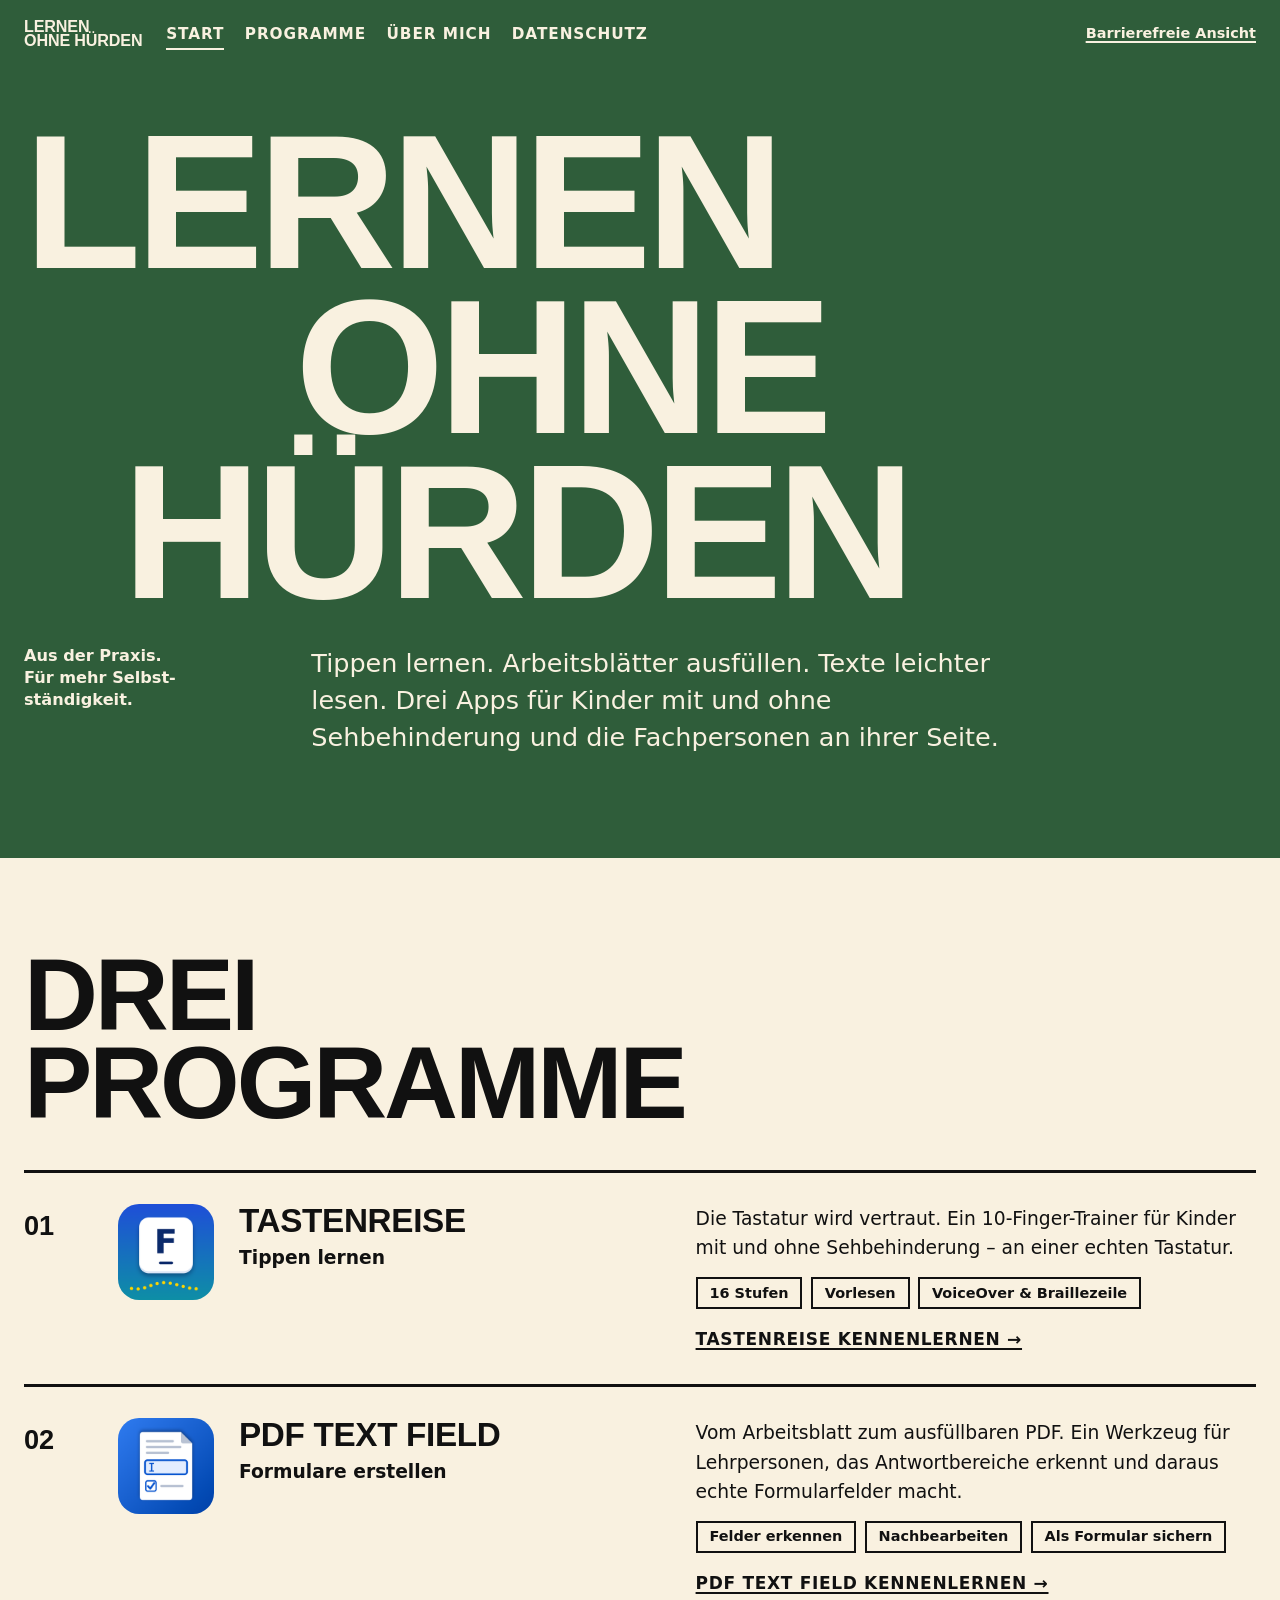
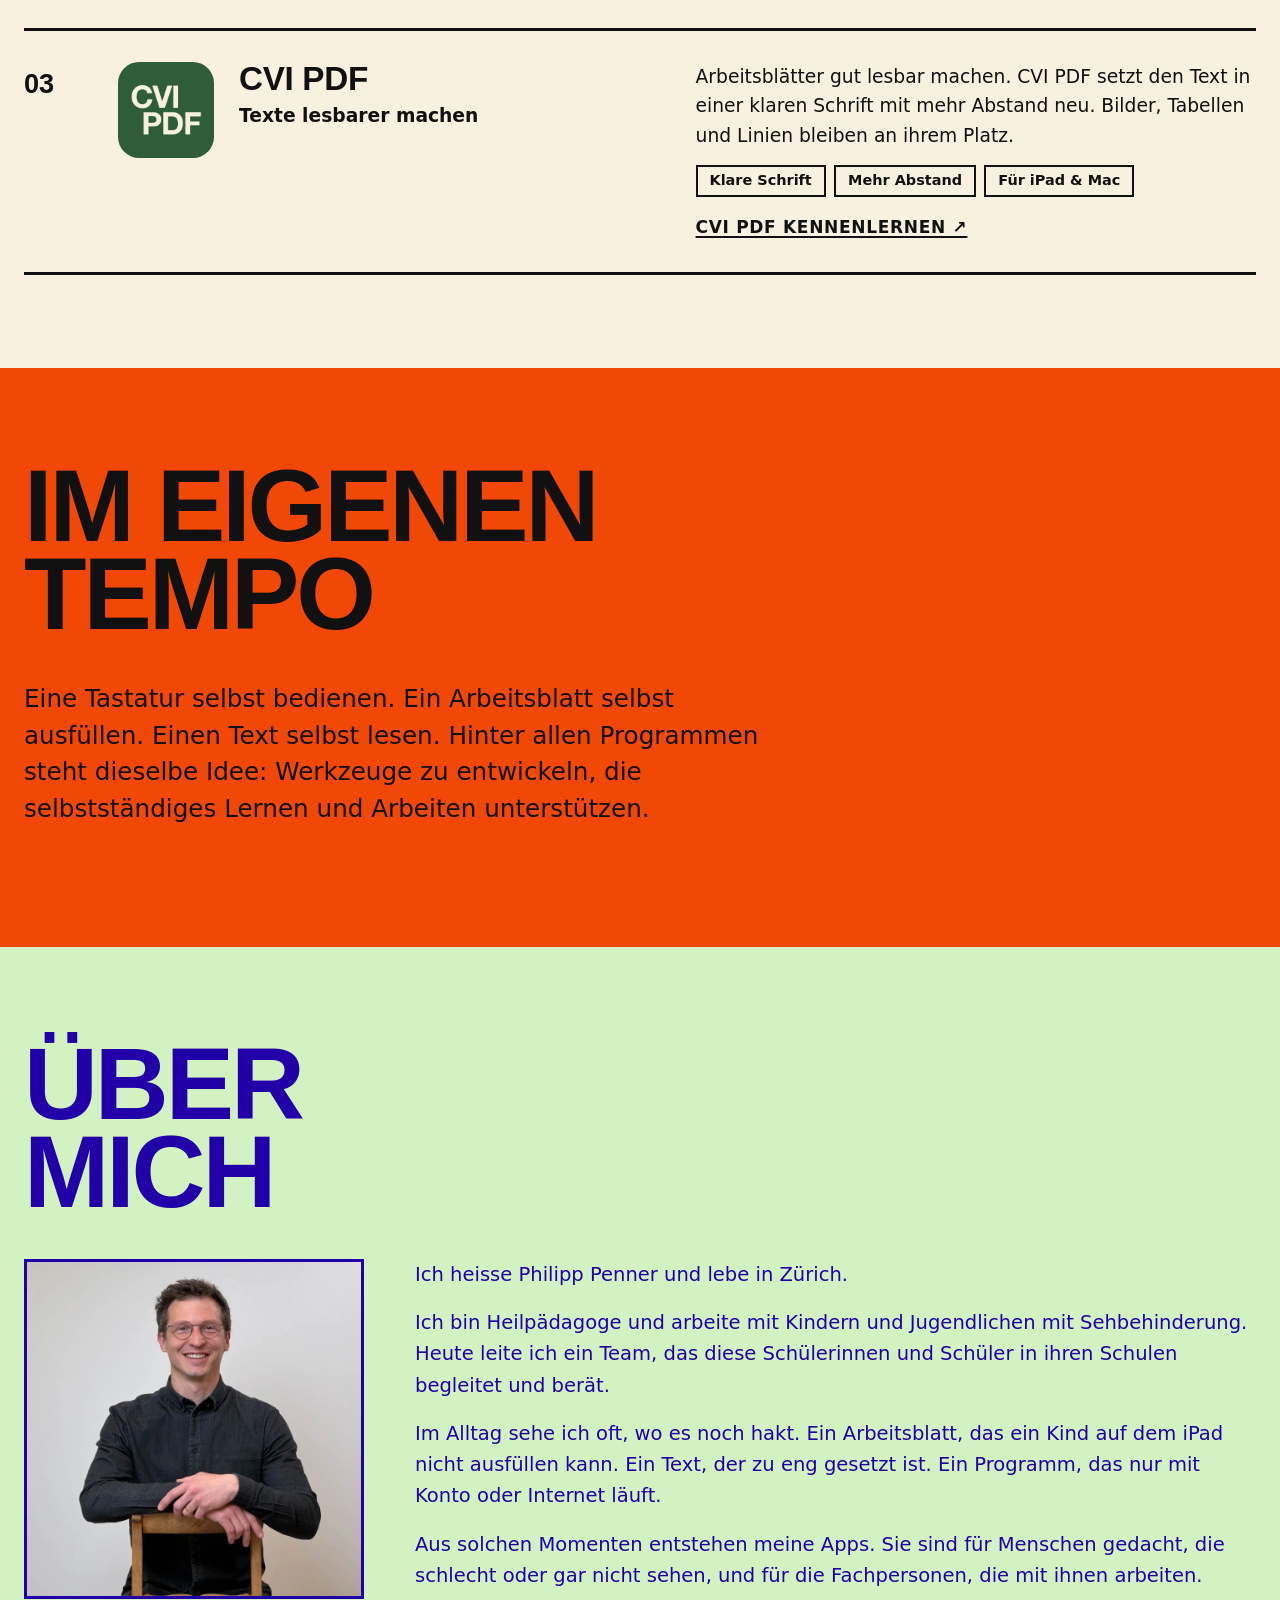
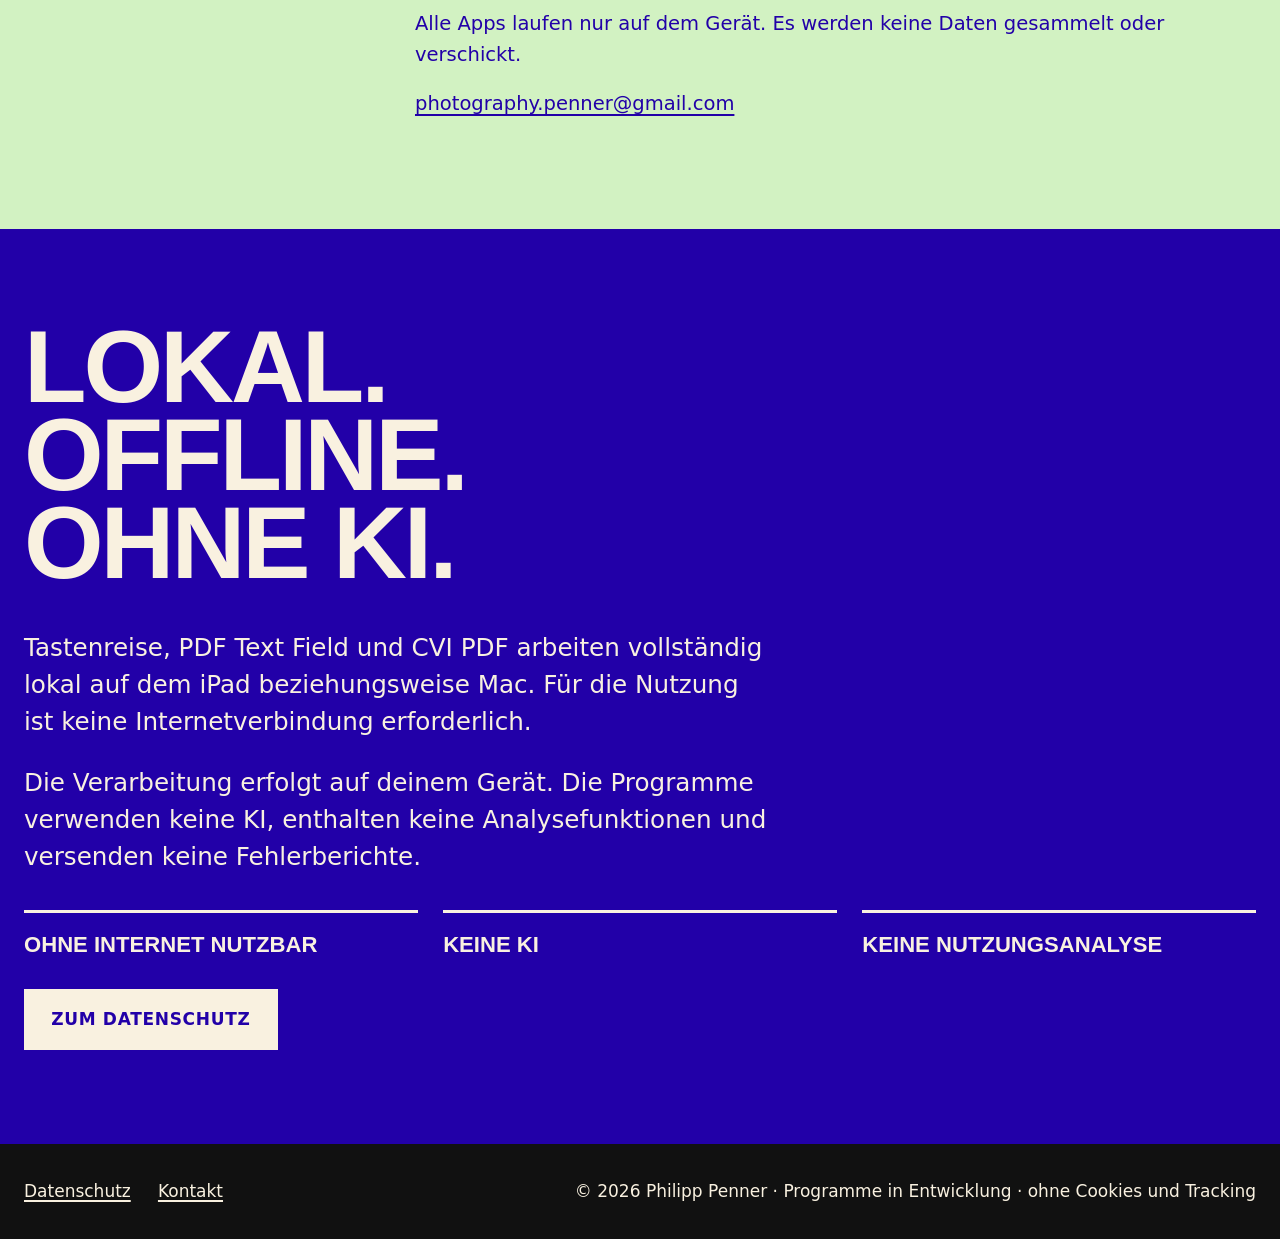
<file: index.html>
<!doctype html>
<html lang="de">
<head>
<meta charset="utf-8"><meta name="viewport" content="width=device-width, initial-scale=1">
<title>Lernen ohne Hürden · Apps von Philipp Penner</title>
<meta name="description" content="Drei Apps für Kinder mit und ohne Sehbehinderung: Tastenreise, PDF Text Field und CVI PDF. Lokal, offline, ohne KI.">
<link rel="stylesheet" href="stil.css">
</head>
<body>
<a class="sprung" href="#inhalt">Zum Inhalt springen</a>
<header class="kopf auf-salbei"><div class="innen">
  <a class="marke" href="index.html" aria-label="Lernen ohne Hürden – Start"><span>Lernen</span><span>ohne Hürden</span></a>
  <nav aria-label="Hauptnavigation"><ul>
      <li><a href="index.html" aria-current="page">Start</a></li>
      <li><a href="index.html#programme">Programme</a></li>
      <li><a href="index.html#ueber-mich">Über mich</a></li>
      <li><a href="datenschutz.html">Datenschutz</a></li>
  </ul></nav>
  <span class="wechsel"><a href="barrierefrei/index.html">Barrierefreie Ansicht</a></span>
</div></header>
<main id="inhalt">

<section class="einstieg salbei" aria-labelledby="titel">
  <div class="innen">
    <h1 id="titel" class="gross wortmarke"><span>Lernen</span><span>ohne</span><span>Hürden</span></h1>
    <div class="unterzeile">
      <p class="etikett">Aus der Praxis.<br>Für mehr Selbst&shy;ständigkeit.</p>
      <p class="lead">Tippen lernen. Arbeitsblätter ausfüllen. Texte leichter lesen. Drei Apps für Kinder mit und ohne Sehbehinderung und die Fachpersonen an ihrer Seite.</p>
    </div>
  </div>
</section>

<section class="creme" id="programme" aria-labelledby="programme-titel">
  <div class="innen">
    <h2 id="programme-titel" class="gross titel">Drei<br>Programme</h2>
    <ul class="programme">
      <li>
        <span class="nr">01</span>
        <img src="bilder/tastenreise.png" alt="">
        <div><h3>Tastenreise</h3><p class="aufgabe">Tippen lernen</p></div>
        <div><p>Die Tastatur wird vertraut. Ein 10-Finger-Trainer für Kinder mit und ohne Sehbehinderung – an einer echten Tastatur.</p><ul class="tags" aria-label="Merkmale"><li>16 Stufen</li><li>Vorlesen</li><li>VoiceOver & Braillezeile</li></ul>
          <a class="mehr" href="tastenreise.html">Tastenreise kennenlernen →</a></div>
      </li>
      <li>
        <span class="nr">02</span>
        <img src="bilder/pdf-text-field.png" alt="">
        <div><h3>PDF Text Field</h3><p class="aufgabe">Formulare erstellen</p></div>
        <div><p>Vom Arbeitsblatt zum ausfüllbaren PDF. Ein Werkzeug für Lehrpersonen, das Antwortbereiche erkennt und daraus echte Formularfelder macht.</p><ul class="tags" aria-label="Merkmale"><li>Felder erkennen</li><li>Nachbearbeiten</li><li>Als Formular sichern</li></ul>
          <a class="mehr" href="pdf-text-field.html">PDF Text Field kennenlernen →</a></div>
      </li>
      <li>
        <span class="nr">03</span>
        <img src="bilder/cvi-pdf.png" alt="">
        <div><h3>CVI PDF</h3><p class="aufgabe">Texte lesbarer machen</p></div>
        <div><p>Arbeitsblätter gut lesbar machen. CVI PDF setzt den Text in einer klaren Schrift mit mehr Abstand neu. Bilder, Tabellen und Linien bleiben an ihrem Platz.</p><ul class="tags" aria-label="Merkmale"><li>Klare Schrift</li><li>Mehr Abstand</li><li>Für iPad & Mac</li></ul>
          <a class="mehr" href="https://photographypenner-hash.github.io/cvi-pdf/">CVI PDF kennenlernen ↗</a></div>
      </li>
    </ul>
  </div>
</section>

<section class="orange" aria-labelledby="gedanke">
  <div class="innen">
    <h2 id="gedanke" class="gross titel">Im eigenen<br>Tempo</h2>
    <p class="text-gross">Eine Tastatur selbst bedienen. Ein Arbeitsblatt selbst ausfüllen. Einen Text selbst lesen. Hinter allen Programmen steht dieselbe Idee: Werkzeuge zu entwickeln, die selbstständiges Lernen und Arbeiten unterstützen.</p>
  </div>
</section>

<section class="mint" id="ueber-mich" aria-labelledby="ueber-titel">
  <div class="innen">
    <h2 id="ueber-titel" class="gross titel">Über<br>mich</h2>
    <div class="ueber">
      <img src="bilder/philipp-penner.jpg" alt="Porträt von Philipp Penner" width="800" height="800">
      <div><p>Ich heisse Philipp Penner und lebe in Zürich.</p>
<p>Ich bin Heilpädagoge und arbeite mit Kindern und Jugendlichen mit Sehbehinderung. Heute leite ich ein Team, das diese Schülerinnen und Schüler in ihren Schulen begleitet und berät.</p>
<p>Im Alltag sehe ich oft, wo es noch hakt. Ein Arbeitsblatt, das ein Kind auf dem iPad nicht ausfüllen kann. Ein Text, der zu eng gesetzt ist. Ein Programm, das nur mit Konto oder Internet läuft.</p>
<p>Aus solchen Momenten entstehen meine Apps. Sie sind für Menschen gedacht, die schlecht oder gar nicht sehen, und für die Fachpersonen, die mit ihnen arbeiten.</p>
<p>Alle Apps laufen nur auf dem Gerät. Es werden keine Daten gesammelt oder verschickt.</p>
<p><a href="mailto:photography.penner@gmail.com">photography.penner@gmail.com</a></p></div>
    </div>
  </div>
</section>

<section class="tinte" aria-labelledby="schutz-titel">
  <div class="innen">
    <h2 id="schutz-titel" class="gross titel">Lokal.<br>Offline.<br>Ohne KI.</h2>
    <div class="text-gross"><p>Tastenreise, PDF Text Field und CVI PDF arbeiten vollständig lokal auf dem iPad beziehungsweise Mac. Für die Nutzung ist keine Internetverbindung erforderlich.</p>
<p>Die Verarbeitung erfolgt auf deinem Gerät. Die Programme verwenden keine KI, enthalten keine Analysefunktionen und versenden keine Fehlerberichte.</p></div>
    <ul class="punkte"><li>Ohne Internet nutzbar</li><li>Keine KI</li><li>Keine Nutzungsanalyse</li></ul>
    <a class="knopf" href="datenschutz.html">Zum Datenschutz</a>
  </div>
</section>

</main>
<footer class="fuss"><div class="innen">
  <a href="datenschutz.html">Datenschutz</a><a href="mailto:photography.penner@gmail.com">Kontakt</a>
  <span class="rechts">© 2026 Philipp Penner · Programme in Entwicklung · ohne Cookies und Tracking</span>
</div></footer>
</body>
</html>
</file>
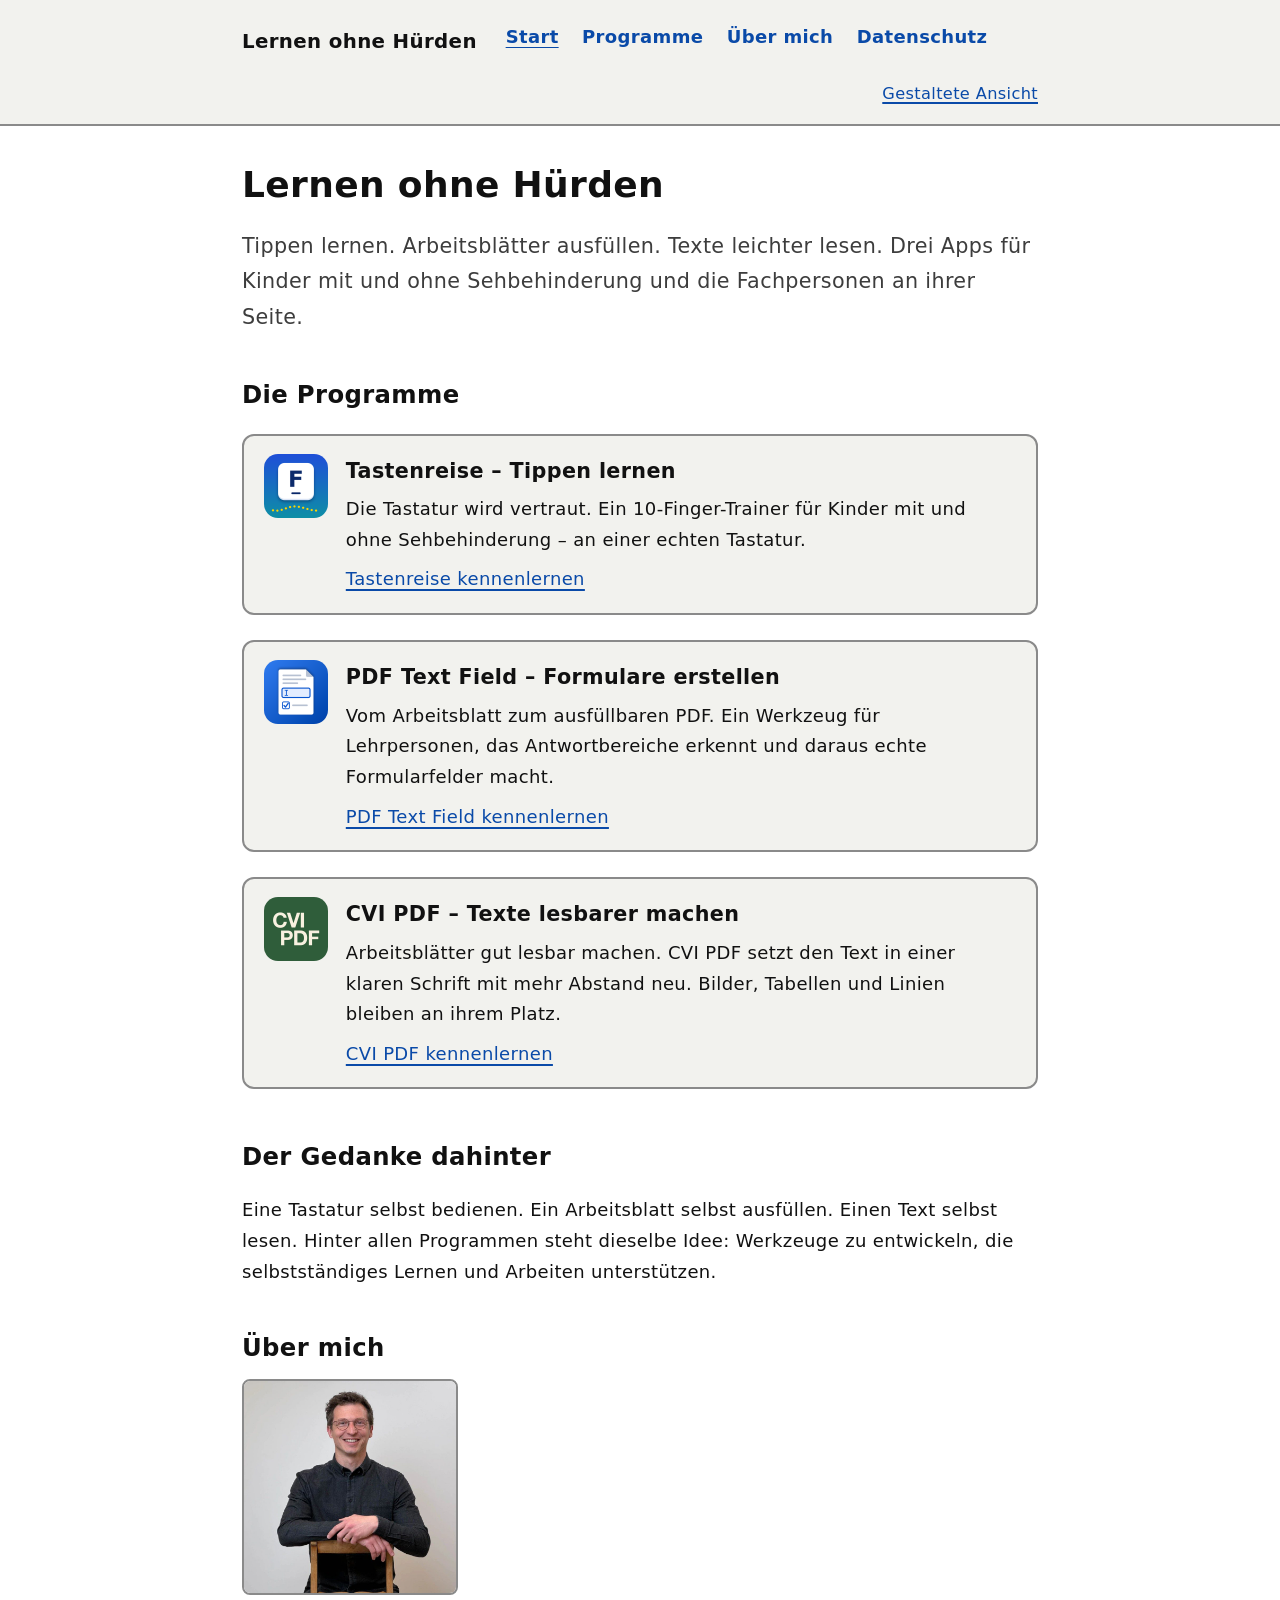
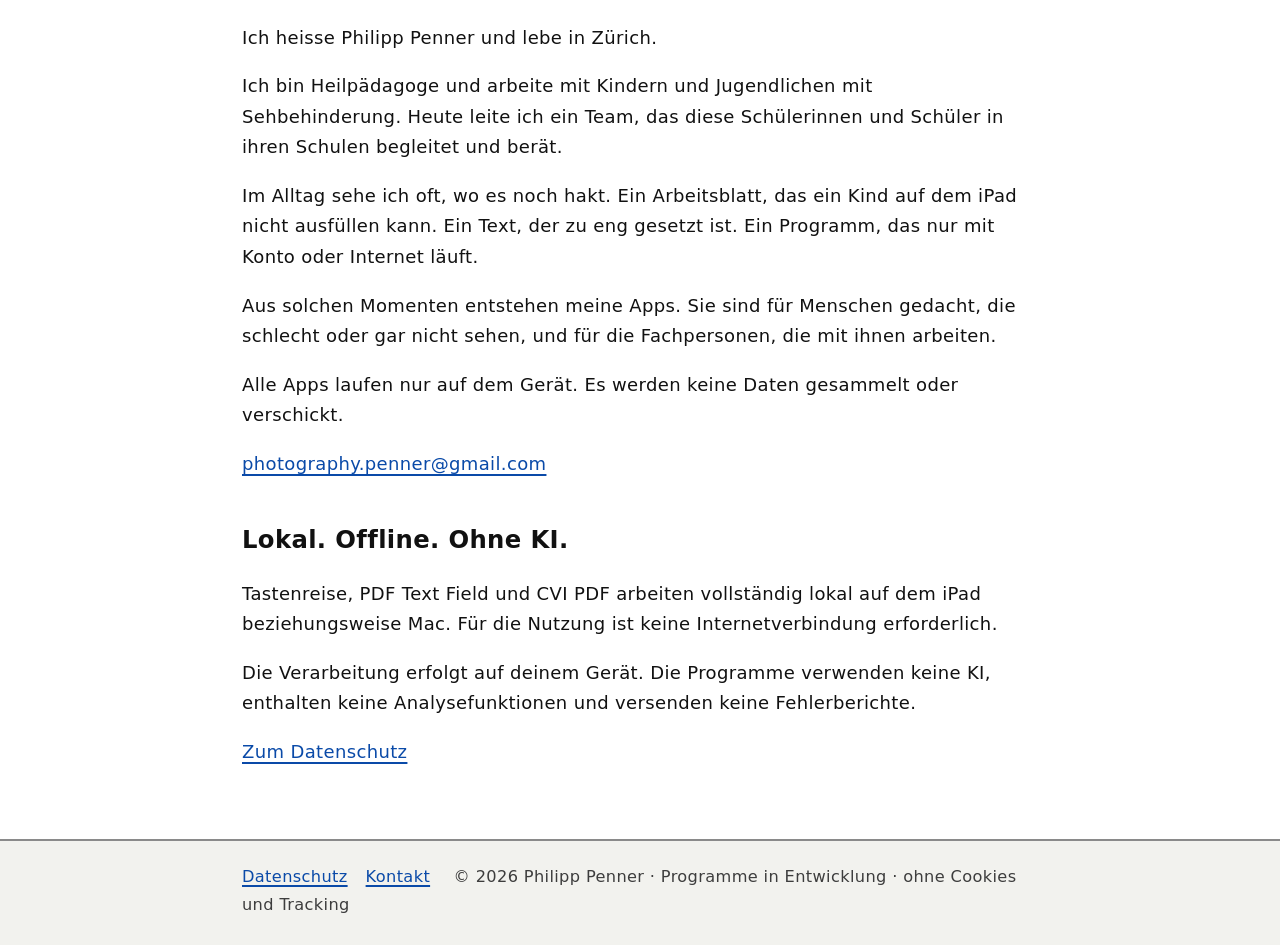
<file: barrierefrei/index.html>
<!doctype html>
<html lang="de">
<head>
<meta charset="utf-8"><meta name="viewport" content="width=device-width, initial-scale=1">
<title>Lernen ohne Hürden · Apps von Philipp Penner</title>
<meta name="description" content="Drei Apps für Kinder mit und ohne Sehbehinderung: Tastenreise, PDF Text Field und CVI PDF. Lokal, offline, ohne KI.">
<link rel="stylesheet" href="../stil-barrierefrei.css">
</head>
<body>
<a class="sprung" href="#inhalt">Zum Inhalt springen</a>
<header class="kopf auf-salbei"><div class="innen">
  <a class="marke" href="index.html">Lernen ohne Hürden</a>
  <nav aria-label="Hauptnavigation"><ul>
      <li><a href="index.html" aria-current="page">Start</a></li>
      <li><a href="index.html#programme">Programme</a></li>
      <li><a href="index.html#ueber-mich">Über mich</a></li>
      <li><a href="datenschutz.html">Datenschutz</a></li>
  </ul></nav>
  <span class="wechsel"><a href="../index.html">Gestaltete Ansicht</a></span>
</div></header>
<main id="inhalt" class="innen">

<h1>Lernen ohne Hürden</h1>
<p class="einleitung">Tippen lernen. Arbeitsblätter ausfüllen. Texte leichter lesen. Drei Apps für Kinder mit und ohne Sehbehinderung und die Fachpersonen an ihrer Seite.</p>
<h2 id="programme">Die Programme</h2>
<ul class="programme">
  <li><img src="../bilder/tastenreise.png" alt=""><div><h3>Tastenreise – Tippen lernen</h3><p>Die Tastatur wird vertraut. Ein 10-Finger-Trainer für Kinder mit und ohne Sehbehinderung – an einer echten Tastatur.</p><a href="tastenreise.html">Tastenreise kennenlernen</a></div></li>
  <li><img src="../bilder/pdf-text-field.png" alt=""><div><h3>PDF Text Field – Formulare erstellen</h3><p>Vom Arbeitsblatt zum ausfüllbaren PDF. Ein Werkzeug für Lehrpersonen, das Antwortbereiche erkennt und daraus echte Formularfelder macht.</p><a href="pdf-text-field.html">PDF Text Field kennenlernen</a></div></li>
  <li><img src="../bilder/cvi-pdf.png" alt=""><div><h3>CVI PDF – Texte lesbarer machen</h3><p>Arbeitsblätter gut lesbar machen. CVI PDF setzt den Text in einer klaren Schrift mit mehr Abstand neu. Bilder, Tabellen und Linien bleiben an ihrem Platz.</p><a href="https://photographypenner-hash.github.io/cvi-pdf/">CVI PDF kennenlernen</a></div></li>
</ul>
<h2>Der Gedanke dahinter</h2>
<p>Eine Tastatur selbst bedienen. Ein Arbeitsblatt selbst ausfüllen. Einen Text selbst lesen. Hinter allen Programmen steht dieselbe Idee: Werkzeuge zu entwickeln, die selbstständiges Lernen und Arbeiten unterstützen.</p>
<h2 id="ueber-mich">Über mich</h2>
<div class="ueber"><img src="../bilder/philipp-penner.jpg" alt="Porträt von Philipp Penner" width="800" height="800"><p>Ich heisse Philipp Penner und lebe in Zürich.</p>
<p>Ich bin Heilpädagoge und arbeite mit Kindern und Jugendlichen mit Sehbehinderung. Heute leite ich ein Team, das diese Schülerinnen und Schüler in ihren Schulen begleitet und berät.</p>
<p>Im Alltag sehe ich oft, wo es noch hakt. Ein Arbeitsblatt, das ein Kind auf dem iPad nicht ausfüllen kann. Ein Text, der zu eng gesetzt ist. Ein Programm, das nur mit Konto oder Internet läuft.</p>
<p>Aus solchen Momenten entstehen meine Apps. Sie sind für Menschen gedacht, die schlecht oder gar nicht sehen, und für die Fachpersonen, die mit ihnen arbeiten.</p>
<p>Alle Apps laufen nur auf dem Gerät. Es werden keine Daten gesammelt oder verschickt.</p>
<p><a href="mailto:photography.penner@gmail.com">photography.penner@gmail.com</a></p></div>
<h2>Lokal. Offline. Ohne KI.</h2>
<p>Tastenreise, PDF Text Field und CVI PDF arbeiten vollständig lokal auf dem iPad beziehungsweise Mac. Für die Nutzung ist keine Internetverbindung erforderlich.</p>
<p>Die Verarbeitung erfolgt auf deinem Gerät. Die Programme verwenden keine KI, enthalten keine Analysefunktionen und versenden keine Fehlerberichte.</p>
<p><a href="datenschutz.html">Zum Datenschutz</a></p>

</main>
<footer class="fuss"><div class="innen">
  <a href="datenschutz.html">Datenschutz</a><a href="mailto:photography.penner@gmail.com">Kontakt</a>
  <span class="rechts">© 2026 Philipp Penner · Programme in Entwicklung · ohne Cookies und Tracking</span>
</div></footer>
</body>
</html>
</file>
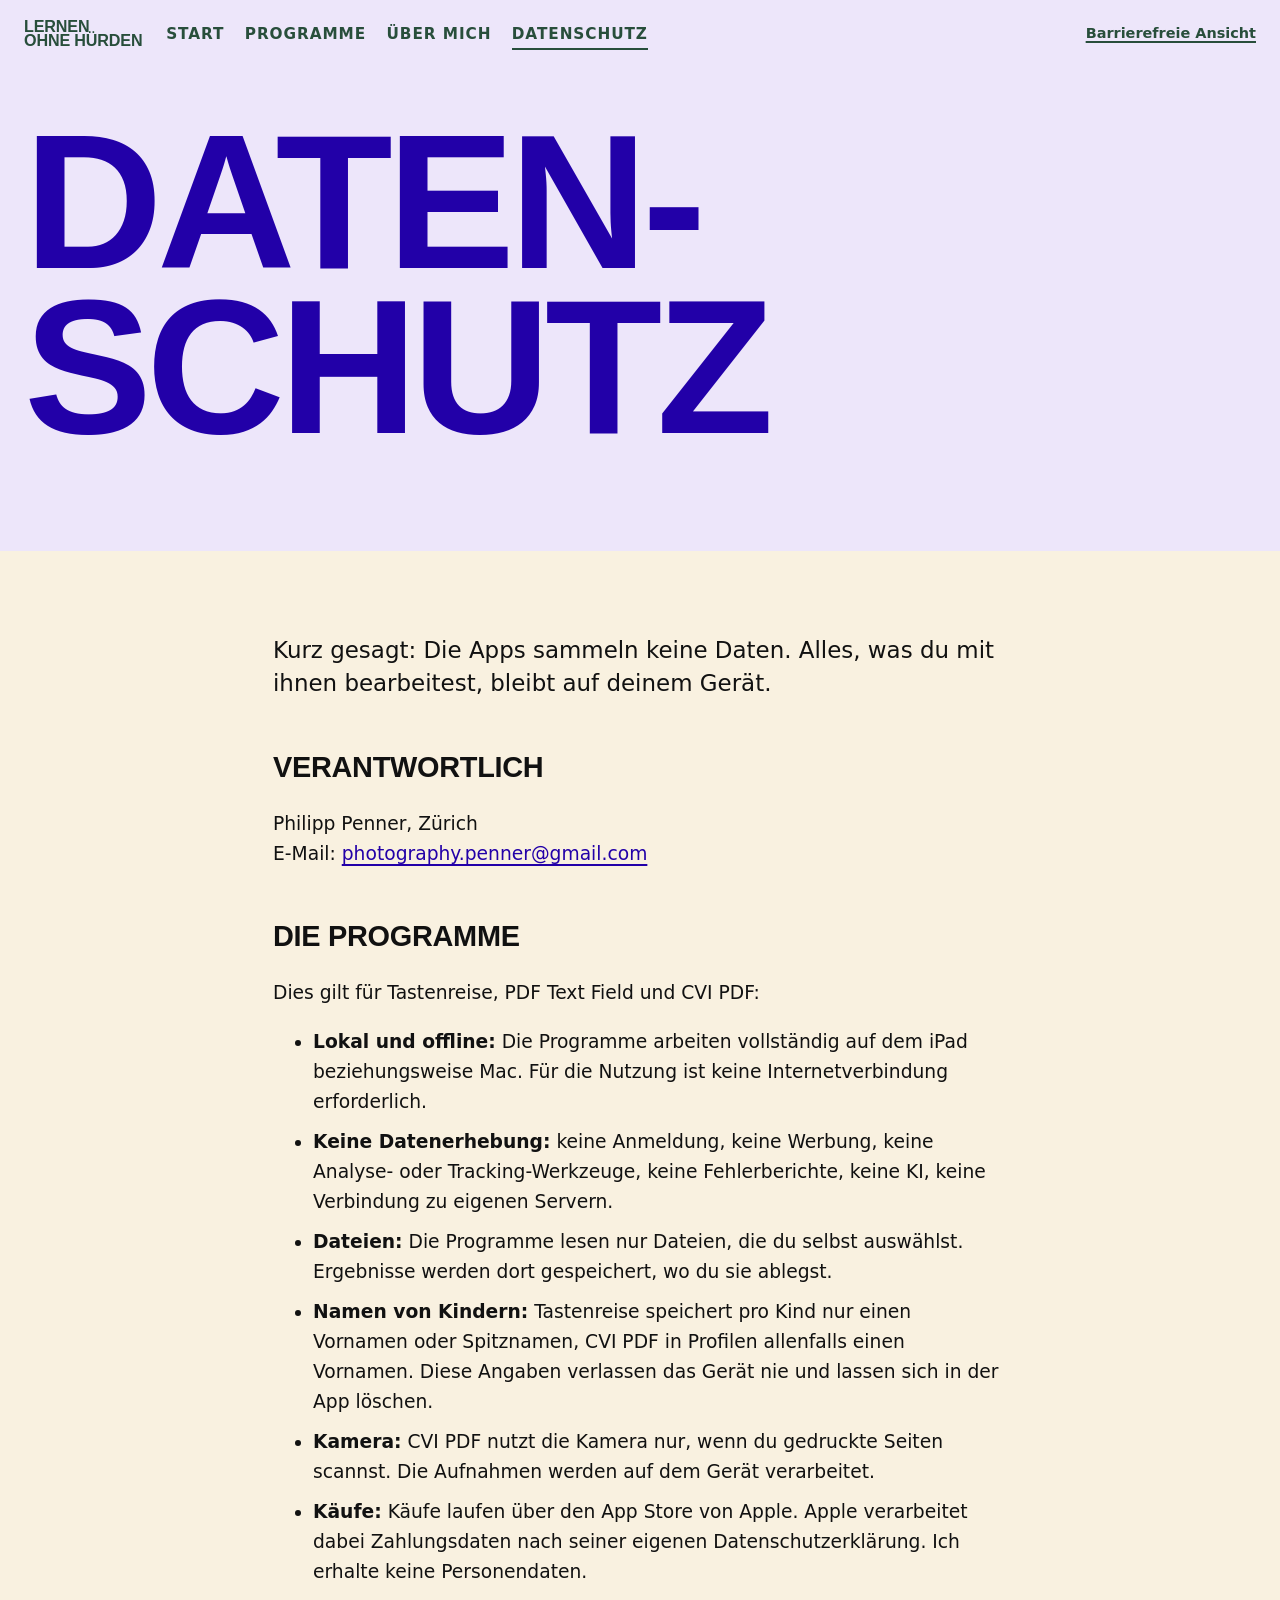
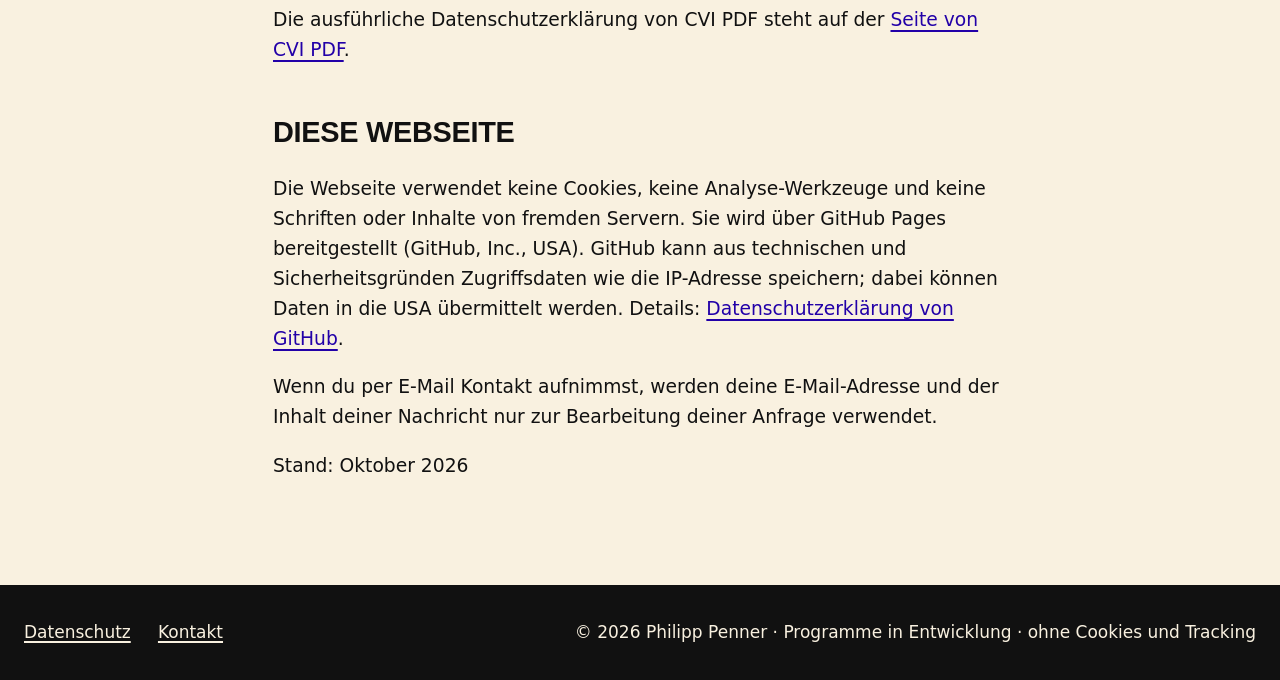
<file: datenschutz.html>
<!doctype html>
<html lang="de">
<head>
<meta charset="utf-8"><meta name="viewport" content="width=device-width, initial-scale=1">
<title>Datenschutz – Lernen ohne Hürden</title>
<meta name="description" content="Drei Apps für Kinder mit und ohne Sehbehinderung: Tastenreise, PDF Text Field und CVI PDF. Lokal, offline, ohne KI.">
<link rel="stylesheet" href="stil.css">
</head>
<body>
<a class="sprung" href="#inhalt">Zum Inhalt springen</a>
<header class="kopf auf-hell lila"><div class="innen">
  <a class="marke" href="index.html" aria-label="Lernen ohne Hürden – Start"><span>Lernen</span><span>ohne Hürden</span></a>
  <nav aria-label="Hauptnavigation"><ul>
      <li><a href="index.html">Start</a></li>
      <li><a href="index.html#programme">Programme</a></li>
      <li><a href="index.html#ueber-mich">Über mich</a></li>
      <li><a href="datenschutz.html" aria-current="page">Datenschutz</a></li>
  </ul></nav>
  <span class="wechsel"><a href="barrierefrei/datenschutz.html">Barrierefreie Ansicht</a></span>
</div></header>
<main id="inhalt">
<section class="einstieg lila"><div class="innen"><p class="gross wortmarke" aria-hidden="true"><span>Daten&shy;schutz</span></p></div></section>
<div class="inhalt"><div class="innen schmal">
<h1>Datenschutz</h1>
<p class="einleitung">Kurz gesagt: Die Apps sammeln keine Daten. Alles, was du mit ihnen bearbeitest, bleibt auf deinem Gerät.</p>
<h2>Verantwortlich</h2>
<p>Philipp Penner, Zürich<br>E-Mail: <a href="mailto:photography.penner@gmail.com">photography.penner@gmail.com</a></p>
<h2>Die Programme</h2>
<p>Dies gilt für Tastenreise, PDF Text Field und CVI PDF:</p>
<ul>
  <li><strong>Lokal und offline:</strong> Die Programme arbeiten vollständig auf dem iPad beziehungsweise Mac. Für die Nutzung ist keine Internetverbindung erforderlich.</li>
  <li><strong>Keine Datenerhebung:</strong> keine Anmeldung, keine Werbung, keine Analyse- oder Tracking-Werkzeuge, keine Fehlerberichte, keine KI, keine Verbindung zu eigenen Servern.</li>
  <li><strong>Dateien:</strong> Die Programme lesen nur Dateien, die du selbst auswählst. Ergebnisse werden dort gespeichert, wo du sie ablegst.</li>
  <li><strong>Namen von Kindern:</strong> Tastenreise speichert pro Kind nur einen Vornamen oder Spitznamen, CVI PDF in Profilen allenfalls einen Vornamen. Diese Angaben verlassen das Gerät nie und lassen sich in der App löschen.</li>
  <li><strong>Kamera:</strong> CVI PDF nutzt die Kamera nur, wenn du gedruckte Seiten scannst. Die Aufnahmen werden auf dem Gerät verarbeitet.</li>
  <li><strong>Käufe:</strong> Käufe laufen über den App Store von Apple. Apple verarbeitet dabei Zahlungsdaten nach seiner eigenen Datenschutzerklärung. Ich erhalte keine Personendaten.</li>
</ul>
<p>Die ausführliche Datenschutzerklärung von CVI PDF steht auf der <a href="https://photographypenner-hash.github.io/cvi-pdf/datenschutz.html">Seite von CVI PDF</a>.</p>
<h2>Diese Webseite</h2>
<p>Die Webseite verwendet keine Cookies, keine Analyse-Werkzeuge und keine Schriften oder Inhalte von fremden Servern. Sie wird über GitHub Pages bereitgestellt (GitHub, Inc., USA). GitHub kann aus technischen und Sicherheitsgründen Zugriffsdaten wie die IP-Adresse speichern; dabei können Daten in die USA übermittelt werden. Details: <a href="https://docs.github.com/de/site-policy/privacy-policies/github-general-privacy-statement">Datenschutzerklärung von GitHub</a>.</p>
<p>Wenn du per E-Mail Kontakt aufnimmst, werden deine E-Mail-Adresse und der Inhalt deiner Nachricht nur zur Bearbeitung deiner Anfrage verwendet.</p>
<p>Stand: Oktober 2026</p>
</div></div>
</main>
<footer class="fuss"><div class="innen">
  <a href="datenschutz.html">Datenschutz</a><a href="mailto:photography.penner@gmail.com">Kontakt</a>
  <span class="rechts">© 2026 Philipp Penner · Programme in Entwicklung · ohne Cookies und Tracking</span>
</div></footer>
</body>
</html>
</file>
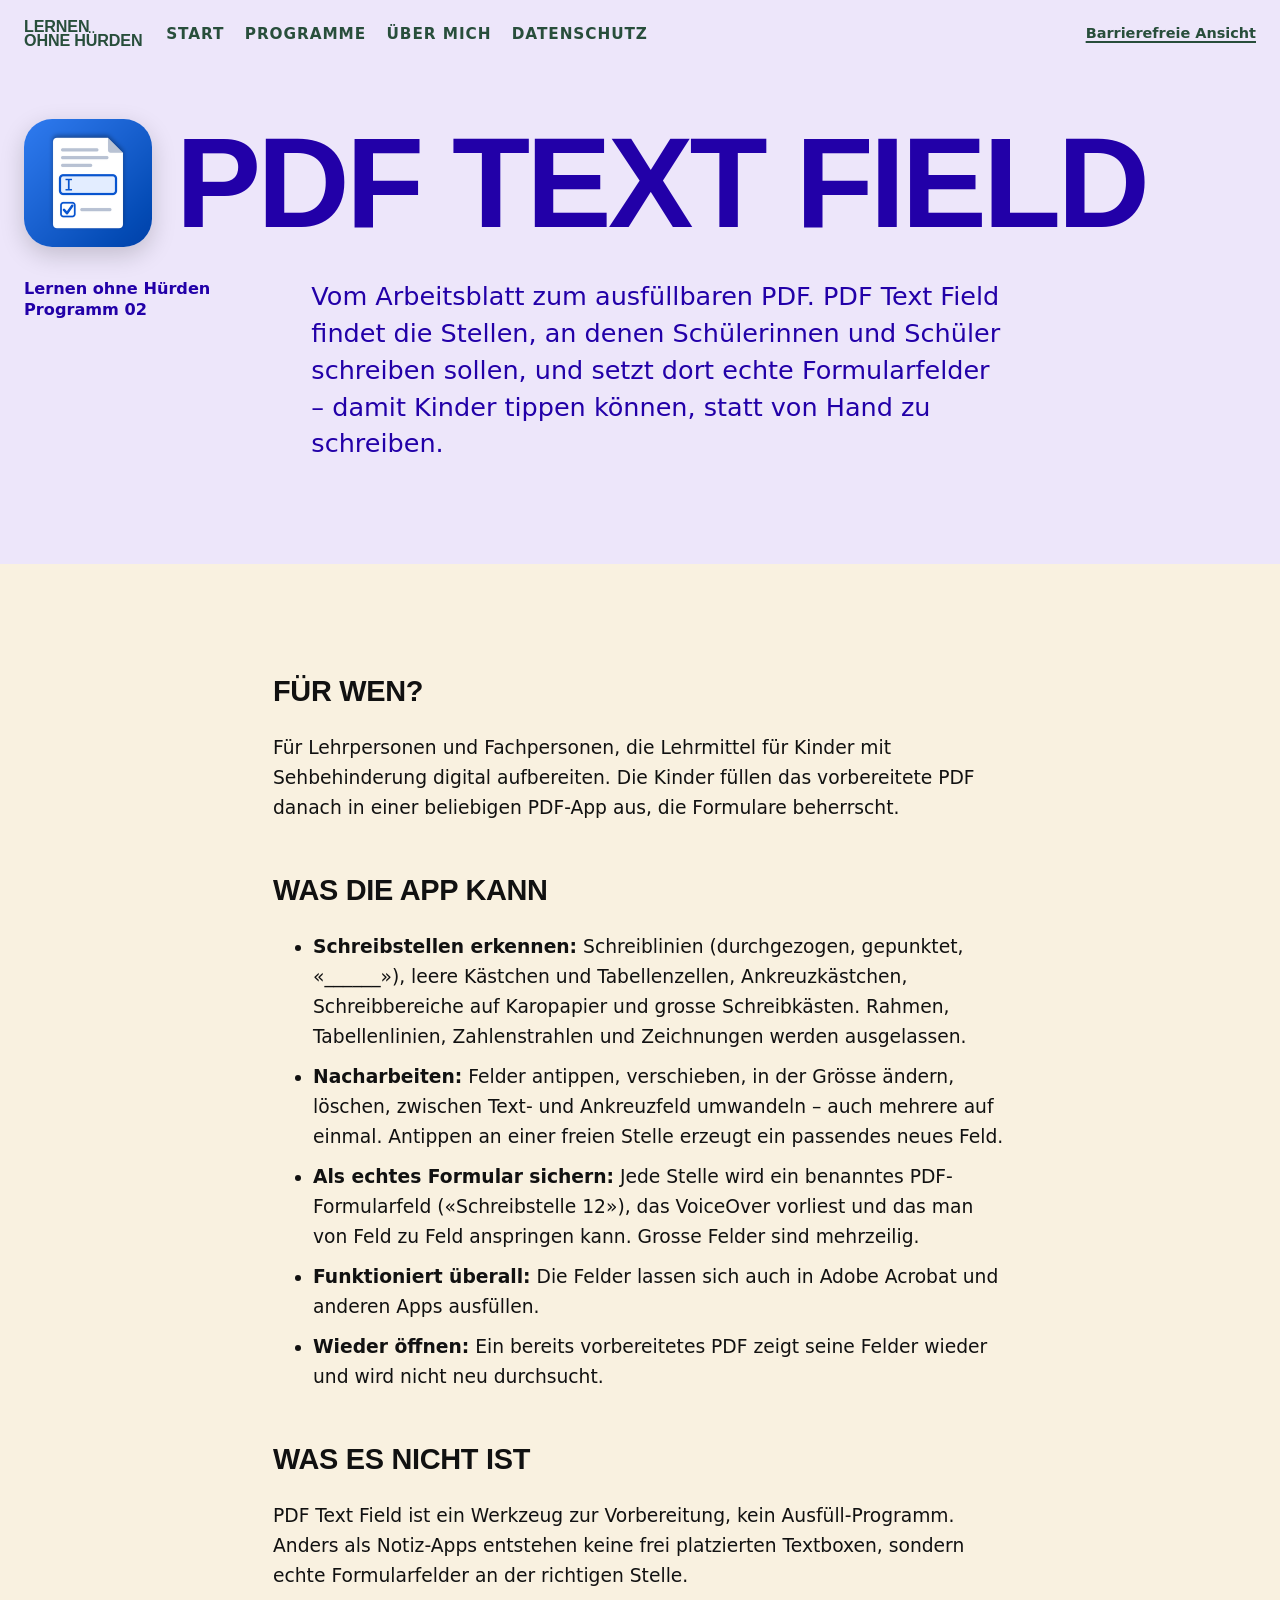
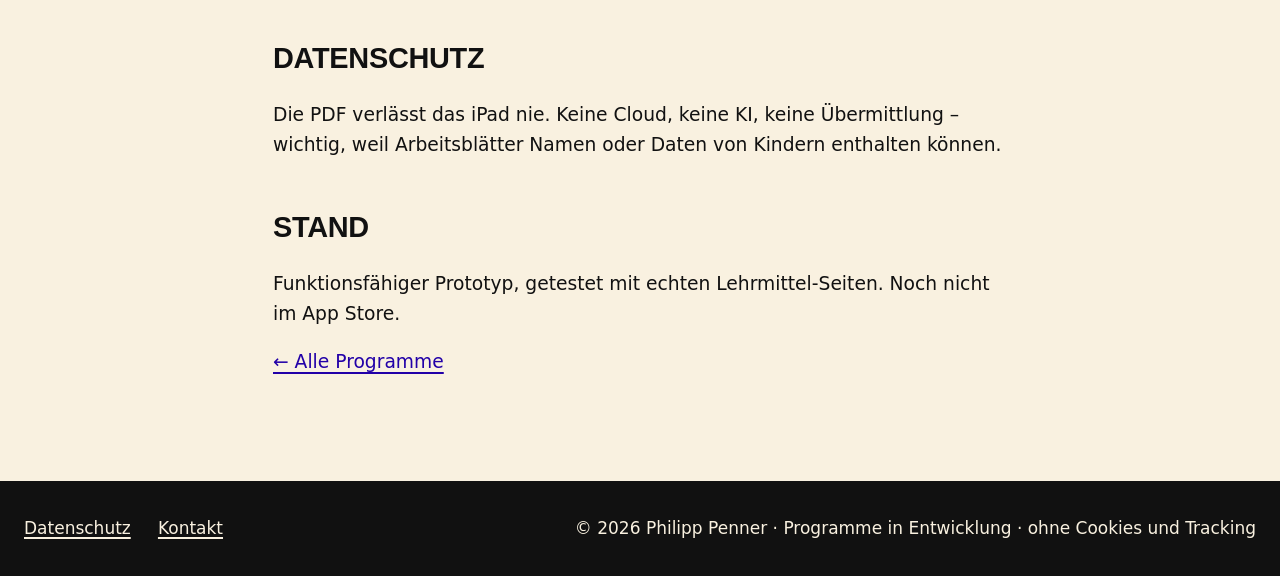
<file: pdf-text-field.html>
<!doctype html>
<html lang="de">
<head>
<meta charset="utf-8"><meta name="viewport" content="width=device-width, initial-scale=1">
<title>PDF Text Field – Lernen ohne Hürden</title>
<meta name="description" content="Drei Apps für Kinder mit und ohne Sehbehinderung: Tastenreise, PDF Text Field und CVI PDF. Lokal, offline, ohne KI.">
<link rel="stylesheet" href="stil.css">
</head>
<body>
<a class="sprung" href="#inhalt">Zum Inhalt springen</a>
<header class="kopf auf-hell lila"><div class="innen">
  <a class="marke" href="index.html" aria-label="Lernen ohne Hürden – Start"><span>Lernen</span><span>ohne Hürden</span></a>
  <nav aria-label="Hauptnavigation"><ul>
      <li><a href="index.html">Start</a></li>
      <li><a href="index.html#programme">Programme</a></li>
      <li><a href="index.html#ueber-mich">Über mich</a></li>
      <li><a href="datenschutz.html">Datenschutz</a></li>
  </ul></nav>
  <span class="wechsel"><a href="barrierefrei/pdf-text-field.html">Barrierefreie Ansicht</a></span>
</div></header>
<main id="inhalt">

<section class="einstieg lila" aria-labelledby="titel">
  <div class="innen">
    <div class="app-kopf"><img src="bilder/pdf-text-field.png" alt=""><h1 id="titel" class="gross wortmarke"><span>PDF Text Field</span></h1></div>
    <div class="unterzeile"><p class="etikett">Lernen ohne Hürden<br>Programm 02</p><p class="lead">Vom Arbeitsblatt zum ausfüllbaren PDF. PDF Text Field findet die Stellen, an denen Schülerinnen und Schüler schreiben sollen, und setzt dort echte Formularfelder – damit Kinder tippen können, statt von Hand zu schreiben.</p></div>
  </div>
</section>
<div class="inhalt"><div class="innen schmal">
<h2>Für wen?</h2>
<p>Für Lehrpersonen und Fachpersonen, die Lehrmittel für Kinder mit Sehbehinderung digital aufbereiten. Die Kinder füllen das vorbereitete PDF danach in einer beliebigen PDF-App aus, die Formulare beherrscht.</p>
<h2>Was die App kann</h2>
<ul>
  <li><strong>Schreibstellen erkennen:</strong> Schreiblinien (durchgezogen, gepunktet, «______»), leere Kästchen und Tabellenzellen, Ankreuzkästchen, Schreibbereiche auf Karopapier und grosse Schreibkästen. Rahmen, Tabellenlinien, Zahlenstrahlen und Zeichnungen werden ausgelassen.</li>
  <li><strong>Nacharbeiten:</strong> Felder antippen, verschieben, in der Grösse ändern, löschen, zwischen Text- und Ankreuzfeld umwandeln – auch mehrere auf einmal. Antippen an einer freien Stelle erzeugt ein passendes neues Feld.</li>
  <li><strong>Als echtes Formular sichern:</strong> Jede Stelle wird ein benanntes PDF-Formularfeld («Schreibstelle 12»), das VoiceOver vorliest und das man von Feld zu Feld anspringen kann. Grosse Felder sind mehrzeilig.</li>
  <li><strong>Funktioniert überall:</strong> Die Felder lassen sich auch in Adobe Acrobat und anderen Apps ausfüllen.</li>
  <li><strong>Wieder öffnen:</strong> Ein bereits vorbereitetes PDF zeigt seine Felder wieder und wird nicht neu durchsucht.</li>
</ul>
<h2>Was es nicht ist</h2>
<p>PDF Text Field ist ein Werkzeug zur Vorbereitung, kein Ausfüll-Programm. Anders als Notiz-Apps entstehen keine frei platzierten Textboxen, sondern echte Formularfelder an der richtigen Stelle.</p>
<h2>Datenschutz</h2>
<p>Die PDF verlässt das iPad nie. Keine Cloud, keine KI, keine Übermittlung – wichtig, weil Arbeitsblätter Namen oder Daten von Kindern enthalten können.</p>
<h2>Stand</h2>
<p>Funktionsfähiger Prototyp, getestet mit echten Lehrmittel-Seiten. Noch nicht im App Store.</p>
<p><a href="index.html#programme">← Alle Programme</a></p>
</div></div>

</main>
<footer class="fuss"><div class="innen">
  <a href="datenschutz.html">Datenschutz</a><a href="mailto:photography.penner@gmail.com">Kontakt</a>
  <span class="rechts">© 2026 Philipp Penner · Programme in Entwicklung · ohne Cookies und Tracking</span>
</div></footer>
</body>
</html>
</file>
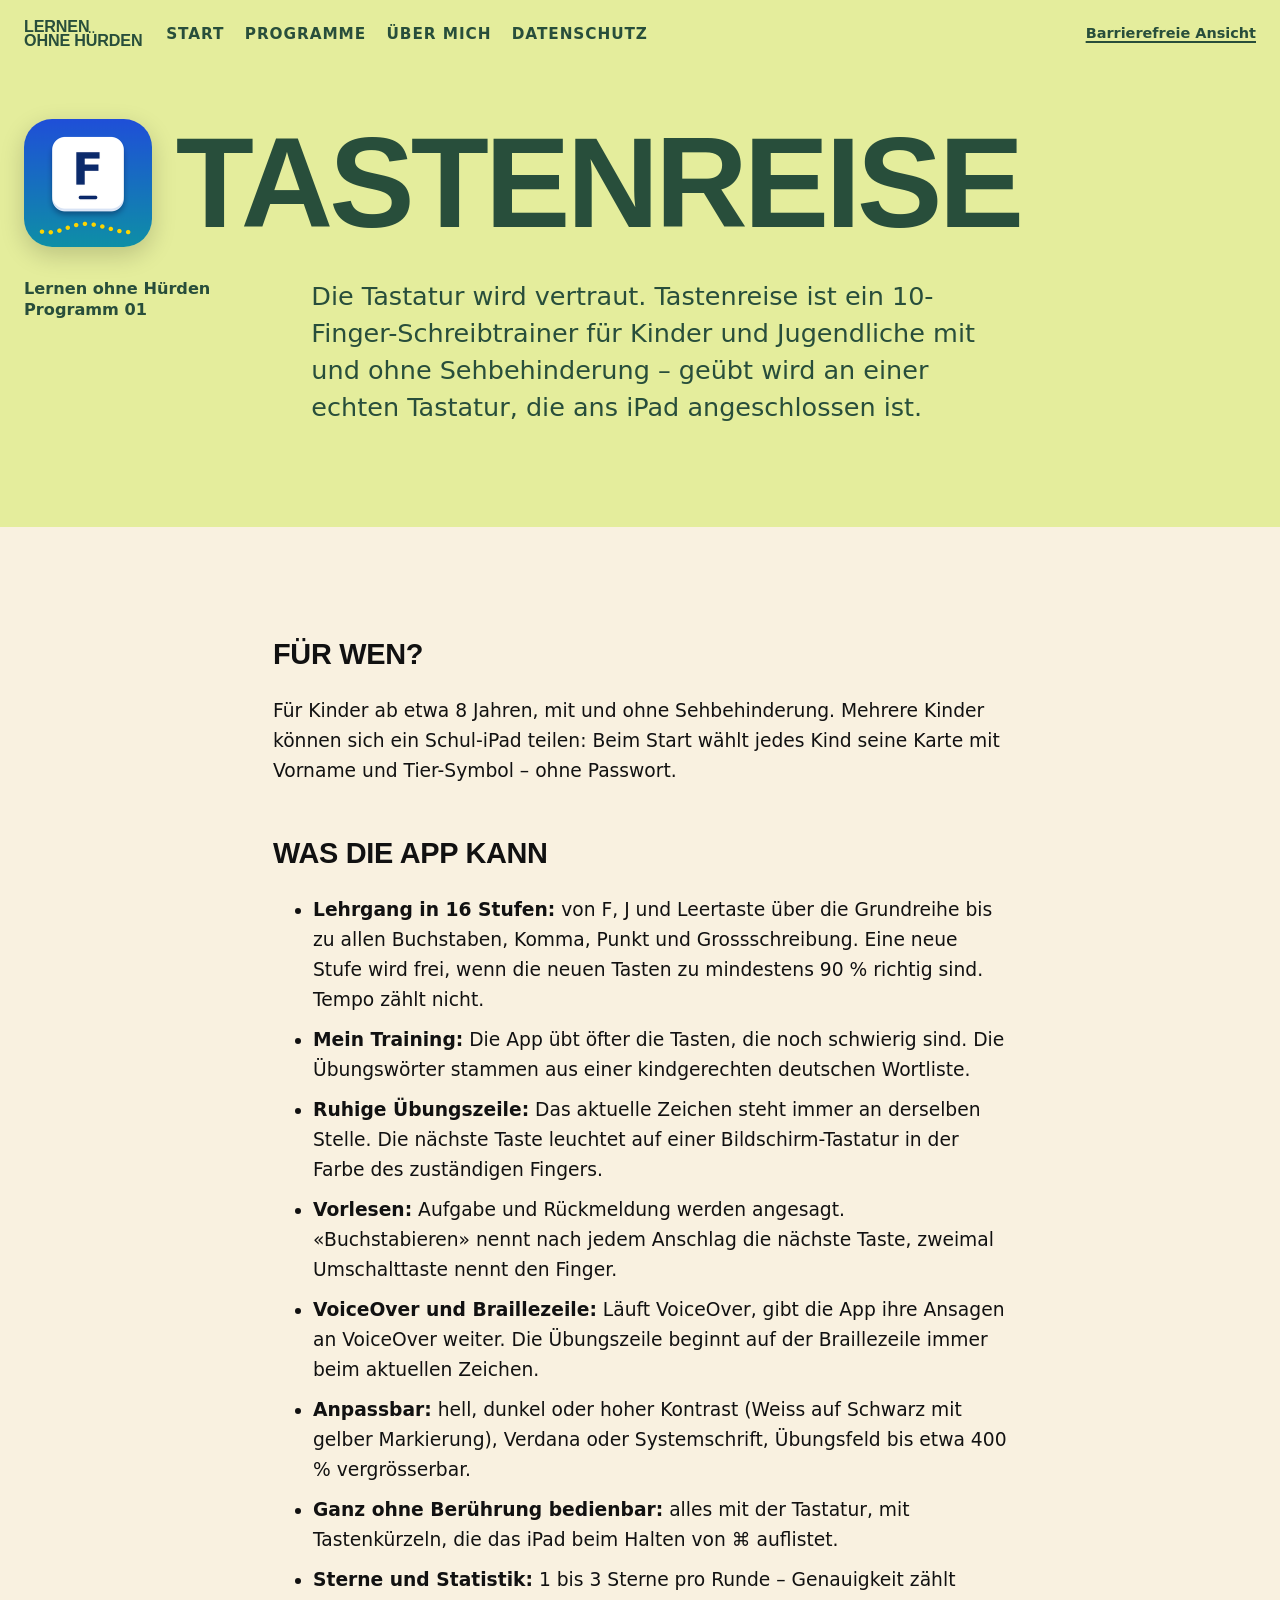
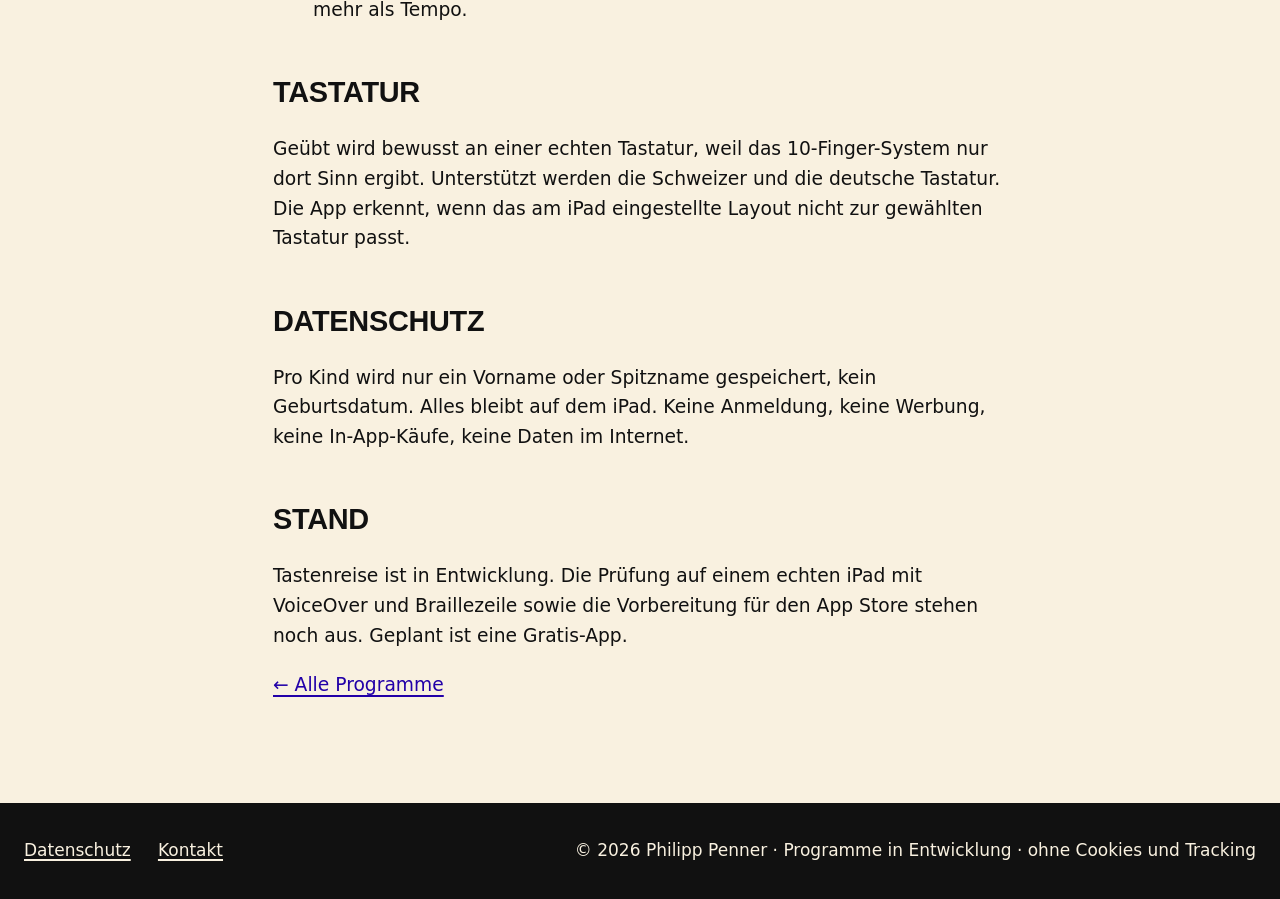
<file: tastenreise.html>
<!doctype html>
<html lang="de">
<head>
<meta charset="utf-8"><meta name="viewport" content="width=device-width, initial-scale=1">
<title>Tastenreise – Lernen ohne Hürden</title>
<meta name="description" content="Drei Apps für Kinder mit und ohne Sehbehinderung: Tastenreise, PDF Text Field und CVI PDF. Lokal, offline, ohne KI.">
<link rel="stylesheet" href="stil.css">
</head>
<body>
<a class="sprung" href="#inhalt">Zum Inhalt springen</a>
<header class="kopf auf-hell limette"><div class="innen">
  <a class="marke" href="index.html" aria-label="Lernen ohne Hürden – Start"><span>Lernen</span><span>ohne Hürden</span></a>
  <nav aria-label="Hauptnavigation"><ul>
      <li><a href="index.html">Start</a></li>
      <li><a href="index.html#programme">Programme</a></li>
      <li><a href="index.html#ueber-mich">Über mich</a></li>
      <li><a href="datenschutz.html">Datenschutz</a></li>
  </ul></nav>
  <span class="wechsel"><a href="barrierefrei/tastenreise.html">Barrierefreie Ansicht</a></span>
</div></header>
<main id="inhalt">

<section class="einstieg limette" aria-labelledby="titel">
  <div class="innen">
    <div class="app-kopf"><img src="bilder/tastenreise.png" alt=""><h1 id="titel" class="gross wortmarke"><span>Tasten&shy;reise</span></h1></div>
    <div class="unterzeile"><p class="etikett">Lernen ohne Hürden<br>Programm 01</p><p class="lead">Die Tastatur wird vertraut. Tastenreise ist ein 10-Finger-Schreibtrainer für Kinder und Jugendliche mit und ohne Sehbehinderung – geübt wird an einer echten Tastatur, die ans iPad angeschlossen ist.</p></div>
  </div>
</section>
<div class="inhalt"><div class="innen schmal">
<h2>Für wen?</h2>
<p>Für Kinder ab etwa 8 Jahren, mit und ohne Sehbehinderung. Mehrere Kinder können sich ein Schul-iPad teilen: Beim Start wählt jedes Kind seine Karte mit Vorname und Tier-Symbol – ohne Passwort.</p>
<h2>Was die App kann</h2>
<ul>
  <li><strong>Lehrgang in 16 Stufen:</strong> von F, J und Leertaste über die Grundreihe bis zu allen Buchstaben, Komma, Punkt und Grossschreibung. Eine neue Stufe wird frei, wenn die neuen Tasten zu mindestens 90 % richtig sind. Tempo zählt nicht.</li>
  <li><strong>Mein Training:</strong> Die App übt öfter die Tasten, die noch schwierig sind. Die Übungswörter stammen aus einer kindgerechten deutschen Wortliste.</li>
  <li><strong>Ruhige Übungszeile:</strong> Das aktuelle Zeichen steht immer an derselben Stelle. Die nächste Taste leuchtet auf einer Bildschirm-Tastatur in der Farbe des zuständigen Fingers.</li>
  <li><strong>Vorlesen:</strong> Aufgabe und Rückmeldung werden angesagt. «Buchstabieren» nennt nach jedem Anschlag die nächste Taste, zweimal Umschalttaste nennt den Finger.</li>
  <li><strong>VoiceOver und Braillezeile:</strong> Läuft VoiceOver, gibt die App ihre Ansagen an VoiceOver weiter. Die Übungszeile beginnt auf der Braillezeile immer beim aktuellen Zeichen.</li>
  <li><strong>Anpassbar:</strong> hell, dunkel oder hoher Kontrast (Weiss auf Schwarz mit gelber Markierung), Verdana oder Systemschrift, Übungsfeld bis etwa 400 % vergrösserbar.</li>
  <li><strong>Ganz ohne Berührung bedienbar:</strong> alles mit der Tastatur, mit Tastenkürzeln, die das iPad beim Halten von ⌘ auflistet.</li>
  <li><strong>Sterne und Statistik:</strong> 1 bis 3 Sterne pro Runde – Genauigkeit zählt mehr als Tempo.</li>
</ul>
<h2>Tastatur</h2>
<p>Geübt wird bewusst an einer echten Tastatur, weil das 10-Finger-System nur dort Sinn ergibt. Unterstützt werden die Schweizer und die deutsche Tastatur. Die App erkennt, wenn das am iPad eingestellte Layout nicht zur gewählten Tastatur passt.</p>
<h2>Datenschutz</h2>
<p>Pro Kind wird nur ein Vorname oder Spitzname gespeichert, kein Geburtsdatum. Alles bleibt auf dem iPad. Keine Anmeldung, keine Werbung, keine In-App-Käufe, keine Daten im Internet.</p>
<h2>Stand</h2>
<p>Tastenreise ist in Entwicklung. Die Prüfung auf einem echten iPad mit VoiceOver und Braillezeile sowie die Vorbereitung für den App Store stehen noch aus. Geplant ist eine Gratis-App.</p>
<p><a href="index.html#programme">← Alle Programme</a></p>
</div></div>

</main>
<footer class="fuss"><div class="innen">
  <a href="datenschutz.html">Datenschutz</a><a href="mailto:photography.penner@gmail.com">Kontakt</a>
  <span class="rechts">© 2026 Philipp Penner · Programme in Entwicklung · ohne Cookies und Tracking</span>
</div></footer>
</body>
</html>
</file>
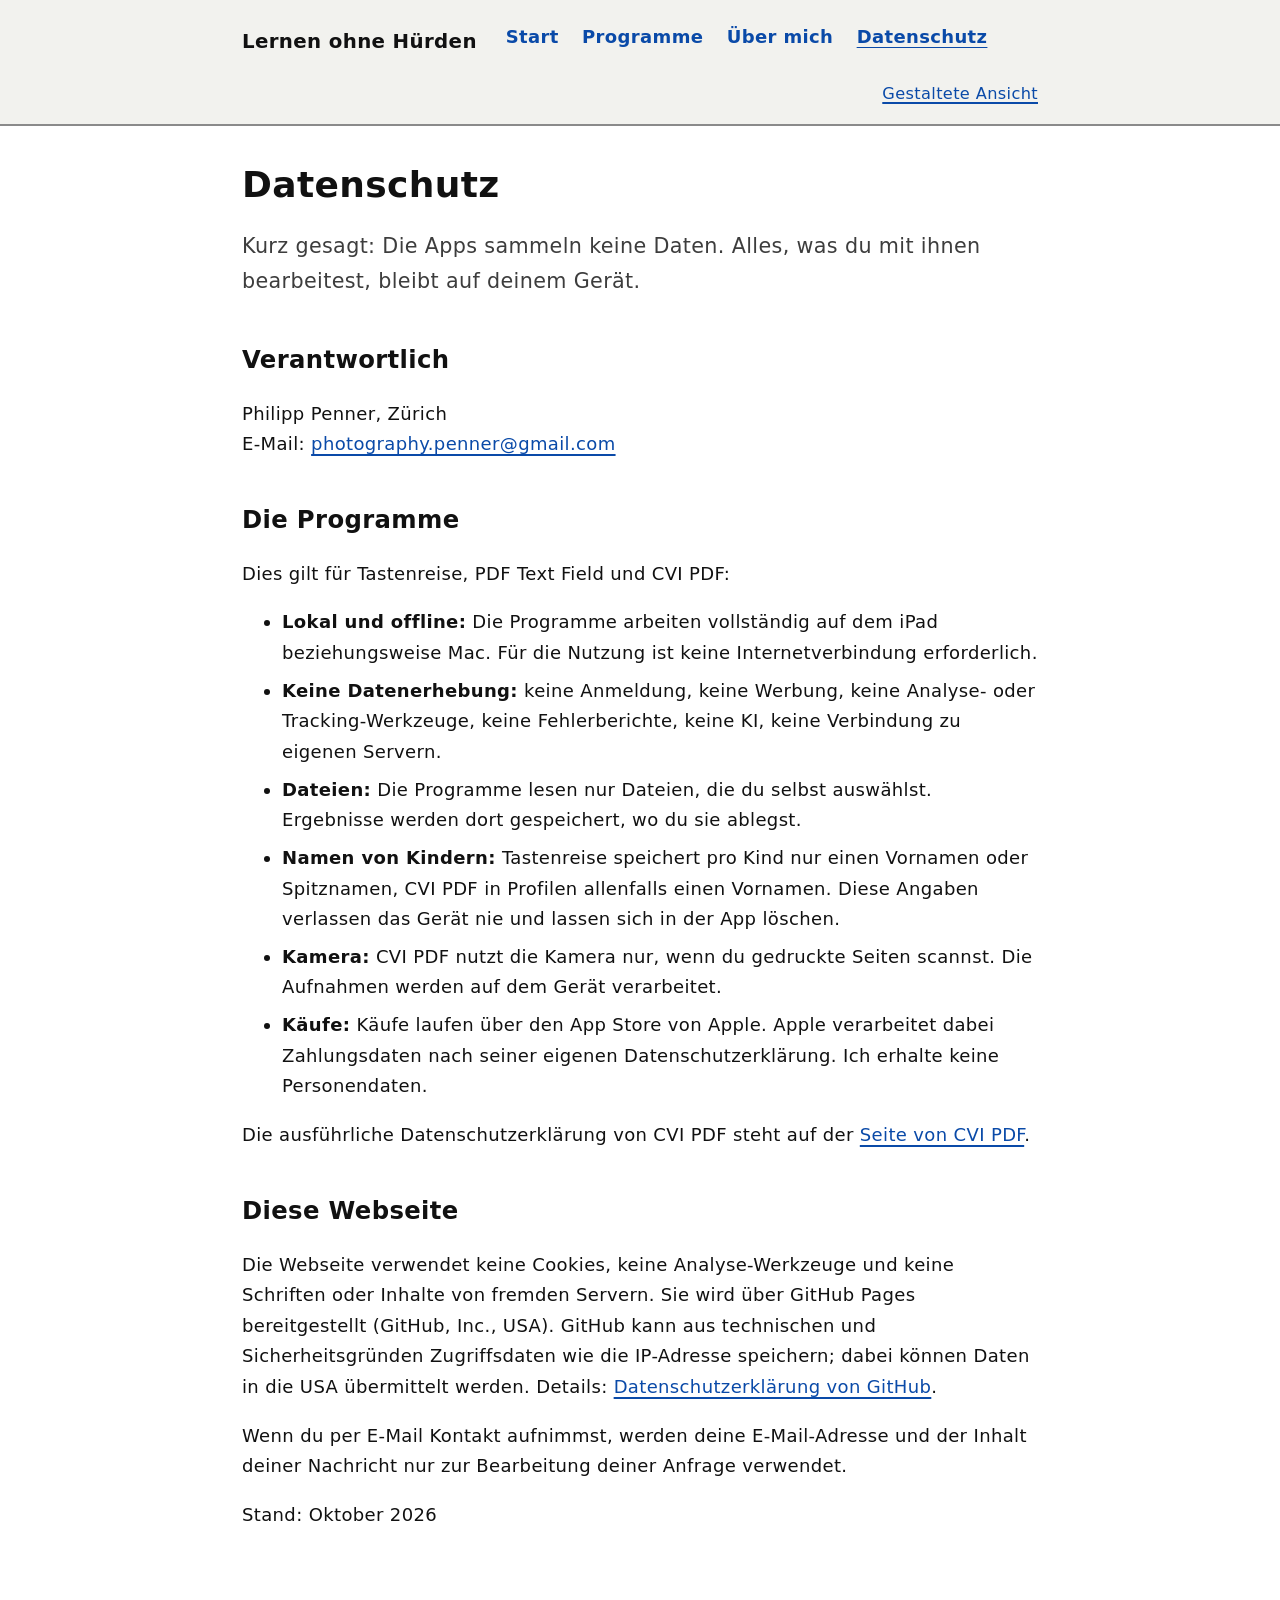
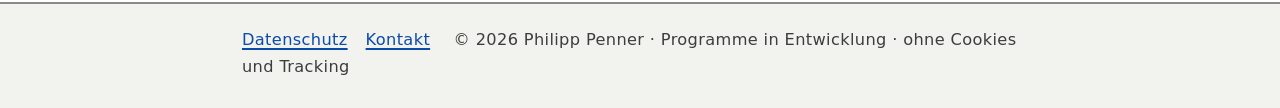
<file: barrierefrei/datenschutz.html>
<!doctype html>
<html lang="de">
<head>
<meta charset="utf-8"><meta name="viewport" content="width=device-width, initial-scale=1">
<title>Datenschutz – Lernen ohne Hürden</title>
<meta name="description" content="Drei Apps für Kinder mit und ohne Sehbehinderung: Tastenreise, PDF Text Field und CVI PDF. Lokal, offline, ohne KI.">
<link rel="stylesheet" href="../stil-barrierefrei.css">
</head>
<body>
<a class="sprung" href="#inhalt">Zum Inhalt springen</a>
<header class="kopf "><div class="innen">
  <a class="marke" href="index.html">Lernen ohne Hürden</a>
  <nav aria-label="Hauptnavigation"><ul>
      <li><a href="index.html">Start</a></li>
      <li><a href="index.html#programme">Programme</a></li>
      <li><a href="index.html#ueber-mich">Über mich</a></li>
      <li><a href="datenschutz.html" aria-current="page">Datenschutz</a></li>
  </ul></nav>
  <span class="wechsel"><a href="../datenschutz.html">Gestaltete Ansicht</a></span>
</div></header>
<main id="inhalt" class="innen">
<h1>Datenschutz</h1>
<p class="einleitung">Kurz gesagt: Die Apps sammeln keine Daten. Alles, was du mit ihnen bearbeitest, bleibt auf deinem Gerät.</p>
<h2>Verantwortlich</h2>
<p>Philipp Penner, Zürich<br>E-Mail: <a href="mailto:photography.penner@gmail.com">photography.penner@gmail.com</a></p>
<h2>Die Programme</h2>
<p>Dies gilt für Tastenreise, PDF Text Field und CVI PDF:</p>
<ul>
  <li><strong>Lokal und offline:</strong> Die Programme arbeiten vollständig auf dem iPad beziehungsweise Mac. Für die Nutzung ist keine Internetverbindung erforderlich.</li>
  <li><strong>Keine Datenerhebung:</strong> keine Anmeldung, keine Werbung, keine Analyse- oder Tracking-Werkzeuge, keine Fehlerberichte, keine KI, keine Verbindung zu eigenen Servern.</li>
  <li><strong>Dateien:</strong> Die Programme lesen nur Dateien, die du selbst auswählst. Ergebnisse werden dort gespeichert, wo du sie ablegst.</li>
  <li><strong>Namen von Kindern:</strong> Tastenreise speichert pro Kind nur einen Vornamen oder Spitznamen, CVI PDF in Profilen allenfalls einen Vornamen. Diese Angaben verlassen das Gerät nie und lassen sich in der App löschen.</li>
  <li><strong>Kamera:</strong> CVI PDF nutzt die Kamera nur, wenn du gedruckte Seiten scannst. Die Aufnahmen werden auf dem Gerät verarbeitet.</li>
  <li><strong>Käufe:</strong> Käufe laufen über den App Store von Apple. Apple verarbeitet dabei Zahlungsdaten nach seiner eigenen Datenschutzerklärung. Ich erhalte keine Personendaten.</li>
</ul>
<p>Die ausführliche Datenschutzerklärung von CVI PDF steht auf der <a href="https://photographypenner-hash.github.io/cvi-pdf/datenschutz.html">Seite von CVI PDF</a>.</p>
<h2>Diese Webseite</h2>
<p>Die Webseite verwendet keine Cookies, keine Analyse-Werkzeuge und keine Schriften oder Inhalte von fremden Servern. Sie wird über GitHub Pages bereitgestellt (GitHub, Inc., USA). GitHub kann aus technischen und Sicherheitsgründen Zugriffsdaten wie die IP-Adresse speichern; dabei können Daten in die USA übermittelt werden. Details: <a href="https://docs.github.com/de/site-policy/privacy-policies/github-general-privacy-statement">Datenschutzerklärung von GitHub</a>.</p>
<p>Wenn du per E-Mail Kontakt aufnimmst, werden deine E-Mail-Adresse und der Inhalt deiner Nachricht nur zur Bearbeitung deiner Anfrage verwendet.</p>
<p>Stand: Oktober 2026</p>
</main>
<footer class="fuss"><div class="innen">
  <a href="datenschutz.html">Datenschutz</a><a href="mailto:photography.penner@gmail.com">Kontakt</a>
  <span class="rechts">© 2026 Philipp Penner · Programme in Entwicklung · ohne Cookies und Tracking</span>
</div></footer>
</body>
</html>
</file>
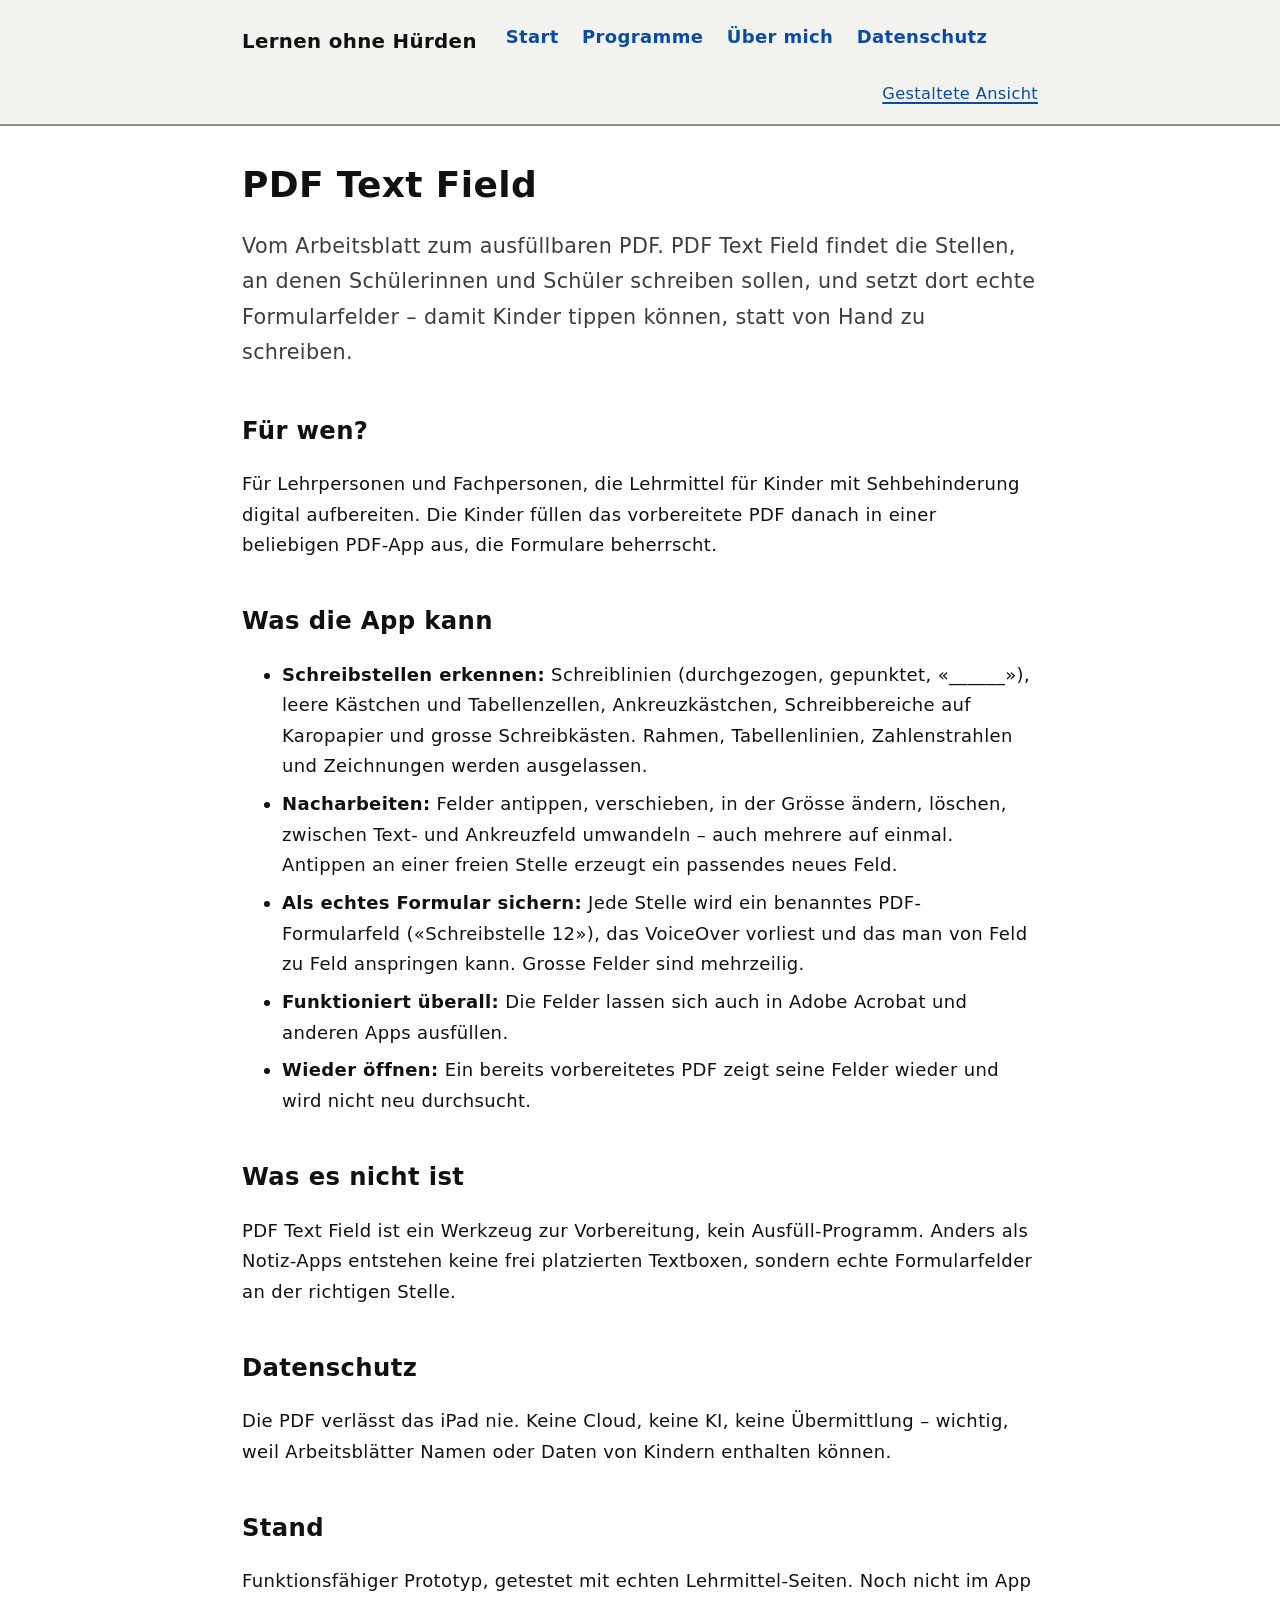
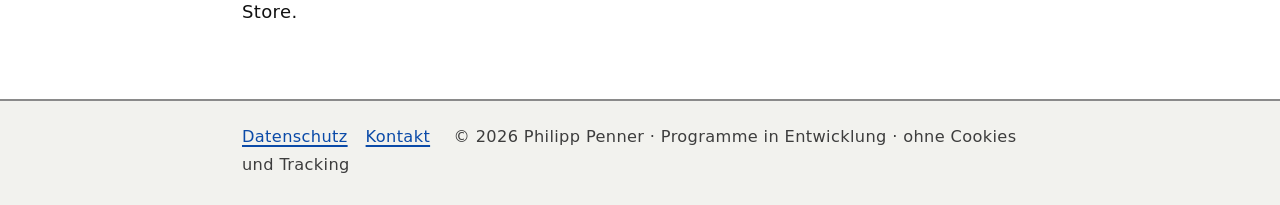
<file: barrierefrei/pdf-text-field.html>
<!doctype html>
<html lang="de">
<head>
<meta charset="utf-8"><meta name="viewport" content="width=device-width, initial-scale=1">
<title>PDF Text Field – Lernen ohne Hürden</title>
<meta name="description" content="Drei Apps für Kinder mit und ohne Sehbehinderung: Tastenreise, PDF Text Field und CVI PDF. Lokal, offline, ohne KI.">
<link rel="stylesheet" href="../stil-barrierefrei.css">
</head>
<body>
<a class="sprung" href="#inhalt">Zum Inhalt springen</a>
<header class="kopf "><div class="innen">
  <a class="marke" href="index.html">Lernen ohne Hürden</a>
  <nav aria-label="Hauptnavigation"><ul>
      <li><a href="index.html">Start</a></li>
      <li><a href="index.html#programme">Programme</a></li>
      <li><a href="index.html#ueber-mich">Über mich</a></li>
      <li><a href="datenschutz.html">Datenschutz</a></li>
  </ul></nav>
  <span class="wechsel"><a href="../pdf-text-field.html">Gestaltete Ansicht</a></span>
</div></header>
<main id="inhalt" class="innen">
<h1>PDF Text Field</h1>
<p class="einleitung">Vom Arbeitsblatt zum ausfüllbaren PDF. PDF Text Field findet die Stellen, an denen Schülerinnen und Schüler schreiben sollen, und setzt dort echte Formularfelder – damit Kinder tippen können, statt von Hand zu schreiben.</p>
<h2>Für wen?</h2>
<p>Für Lehrpersonen und Fachpersonen, die Lehrmittel für Kinder mit Sehbehinderung digital aufbereiten. Die Kinder füllen das vorbereitete PDF danach in einer beliebigen PDF-App aus, die Formulare beherrscht.</p>
<h2>Was die App kann</h2>
<ul>
  <li><strong>Schreibstellen erkennen:</strong> Schreiblinien (durchgezogen, gepunktet, «______»), leere Kästchen und Tabellenzellen, Ankreuzkästchen, Schreibbereiche auf Karopapier und grosse Schreibkästen. Rahmen, Tabellenlinien, Zahlenstrahlen und Zeichnungen werden ausgelassen.</li>
  <li><strong>Nacharbeiten:</strong> Felder antippen, verschieben, in der Grösse ändern, löschen, zwischen Text- und Ankreuzfeld umwandeln – auch mehrere auf einmal. Antippen an einer freien Stelle erzeugt ein passendes neues Feld.</li>
  <li><strong>Als echtes Formular sichern:</strong> Jede Stelle wird ein benanntes PDF-Formularfeld («Schreibstelle 12»), das VoiceOver vorliest und das man von Feld zu Feld anspringen kann. Grosse Felder sind mehrzeilig.</li>
  <li><strong>Funktioniert überall:</strong> Die Felder lassen sich auch in Adobe Acrobat und anderen Apps ausfüllen.</li>
  <li><strong>Wieder öffnen:</strong> Ein bereits vorbereitetes PDF zeigt seine Felder wieder und wird nicht neu durchsucht.</li>
</ul>
<h2>Was es nicht ist</h2>
<p>PDF Text Field ist ein Werkzeug zur Vorbereitung, kein Ausfüll-Programm. Anders als Notiz-Apps entstehen keine frei platzierten Textboxen, sondern echte Formularfelder an der richtigen Stelle.</p>
<h2>Datenschutz</h2>
<p>Die PDF verlässt das iPad nie. Keine Cloud, keine KI, keine Übermittlung – wichtig, weil Arbeitsblätter Namen oder Daten von Kindern enthalten können.</p>
<h2>Stand</h2>
<p>Funktionsfähiger Prototyp, getestet mit echten Lehrmittel-Seiten. Noch nicht im App Store.</p>
</main>
<footer class="fuss"><div class="innen">
  <a href="datenschutz.html">Datenschutz</a><a href="mailto:photography.penner@gmail.com">Kontakt</a>
  <span class="rechts">© 2026 Philipp Penner · Programme in Entwicklung · ohne Cookies und Tracking</span>
</div></footer>
</body>
</html>
</file>
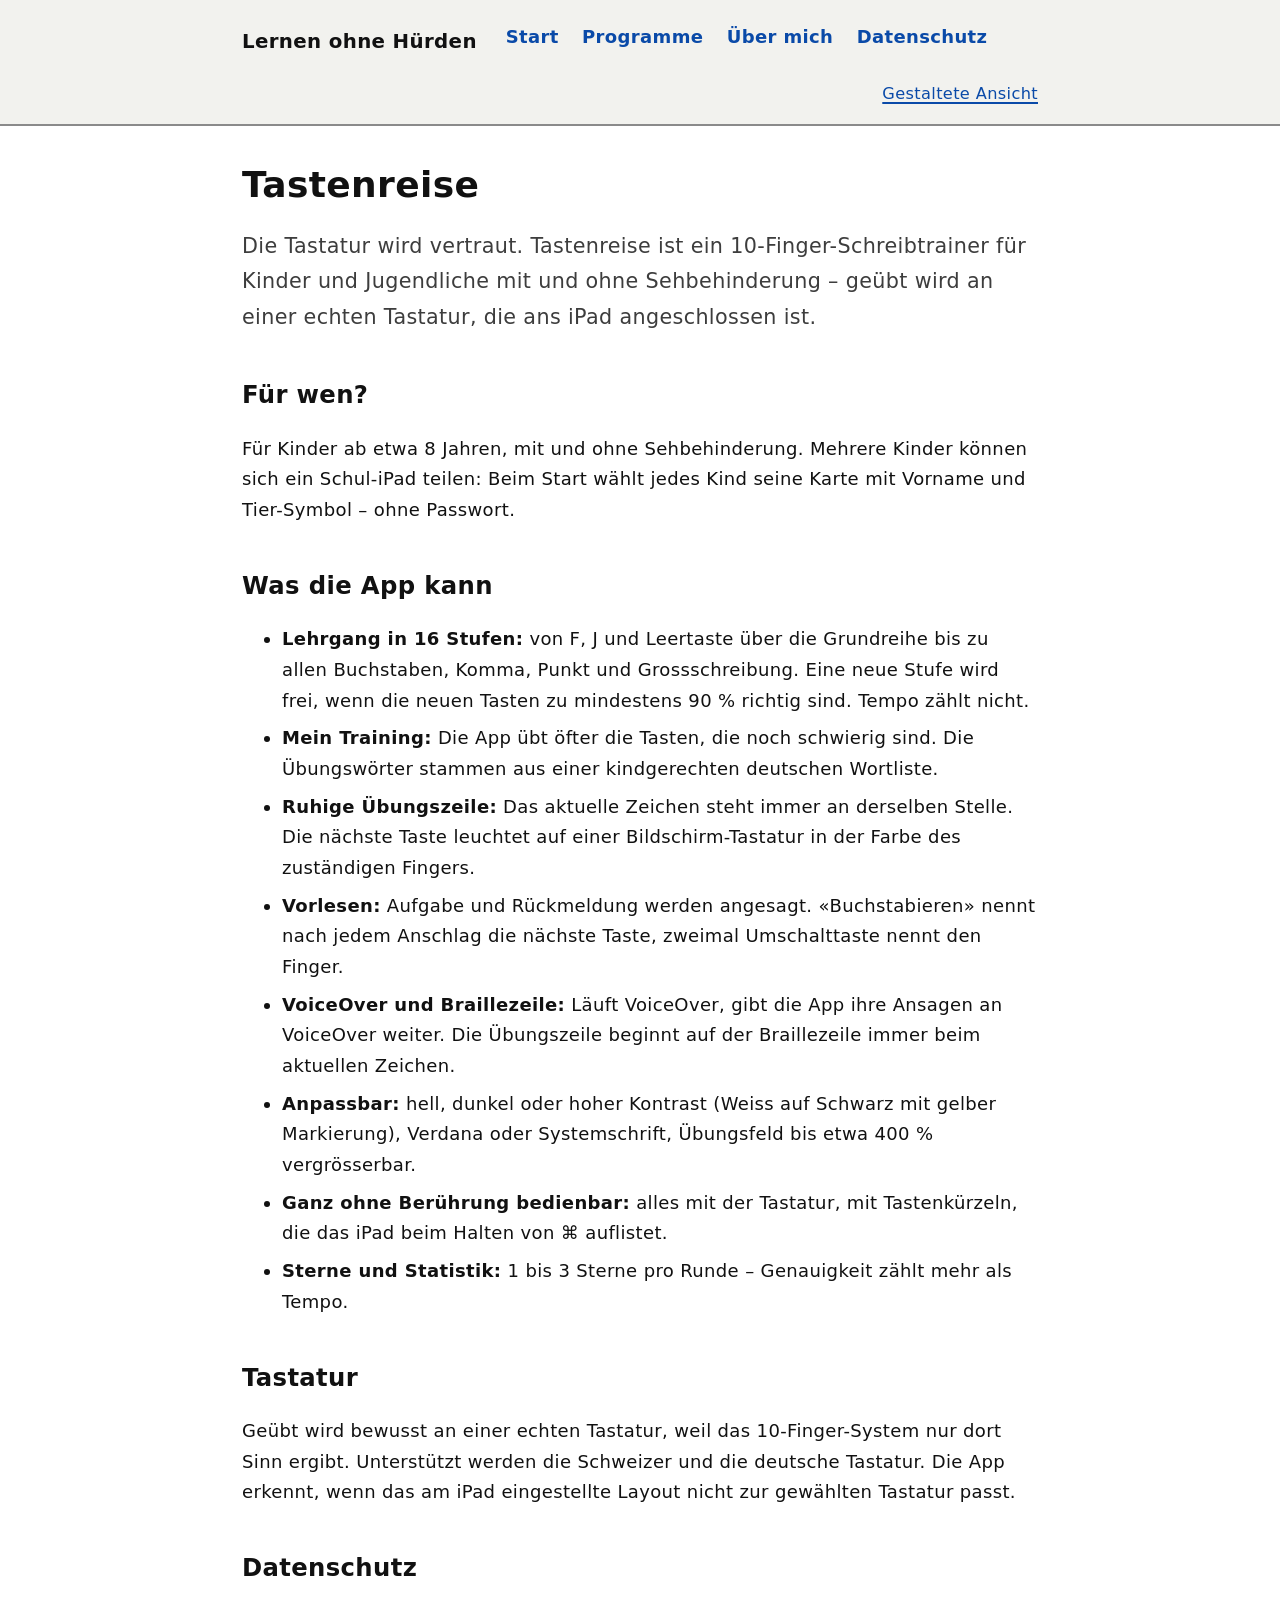
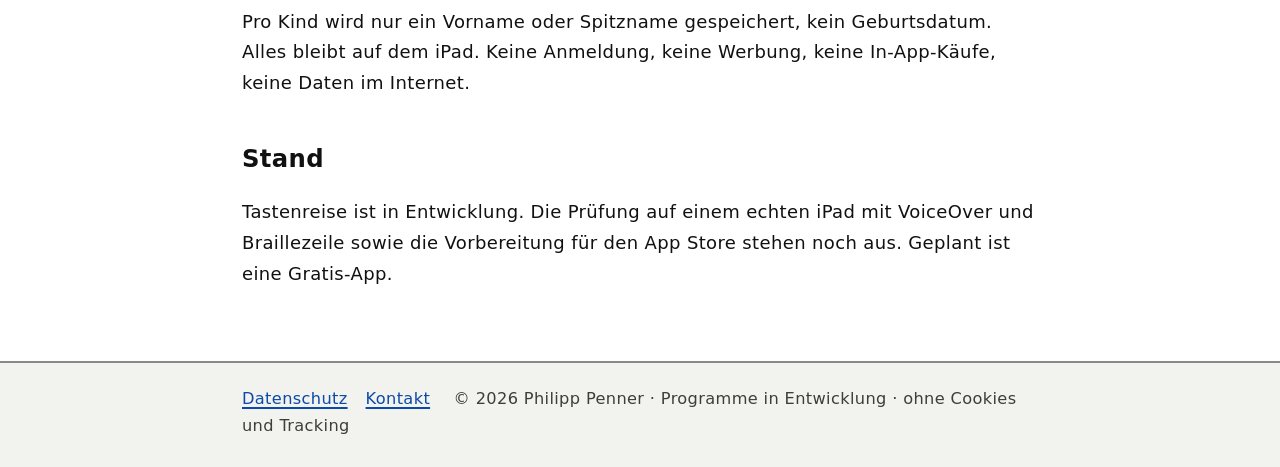
<file: barrierefrei/tastenreise.html>
<!doctype html>
<html lang="de">
<head>
<meta charset="utf-8"><meta name="viewport" content="width=device-width, initial-scale=1">
<title>Tastenreise – Lernen ohne Hürden</title>
<meta name="description" content="Drei Apps für Kinder mit und ohne Sehbehinderung: Tastenreise, PDF Text Field und CVI PDF. Lokal, offline, ohne KI.">
<link rel="stylesheet" href="../stil-barrierefrei.css">
</head>
<body>
<a class="sprung" href="#inhalt">Zum Inhalt springen</a>
<header class="kopf "><div class="innen">
  <a class="marke" href="index.html">Lernen ohne Hürden</a>
  <nav aria-label="Hauptnavigation"><ul>
      <li><a href="index.html">Start</a></li>
      <li><a href="index.html#programme">Programme</a></li>
      <li><a href="index.html#ueber-mich">Über mich</a></li>
      <li><a href="datenschutz.html">Datenschutz</a></li>
  </ul></nav>
  <span class="wechsel"><a href="../tastenreise.html">Gestaltete Ansicht</a></span>
</div></header>
<main id="inhalt" class="innen">
<h1>Tastenreise</h1>
<p class="einleitung">Die Tastatur wird vertraut. Tastenreise ist ein 10-Finger-Schreibtrainer für Kinder und Jugendliche mit und ohne Sehbehinderung – geübt wird an einer echten Tastatur, die ans iPad angeschlossen ist.</p>
<h2>Für wen?</h2>
<p>Für Kinder ab etwa 8 Jahren, mit und ohne Sehbehinderung. Mehrere Kinder können sich ein Schul-iPad teilen: Beim Start wählt jedes Kind seine Karte mit Vorname und Tier-Symbol – ohne Passwort.</p>
<h2>Was die App kann</h2>
<ul>
  <li><strong>Lehrgang in 16 Stufen:</strong> von F, J und Leertaste über die Grundreihe bis zu allen Buchstaben, Komma, Punkt und Grossschreibung. Eine neue Stufe wird frei, wenn die neuen Tasten zu mindestens 90 % richtig sind. Tempo zählt nicht.</li>
  <li><strong>Mein Training:</strong> Die App übt öfter die Tasten, die noch schwierig sind. Die Übungswörter stammen aus einer kindgerechten deutschen Wortliste.</li>
  <li><strong>Ruhige Übungszeile:</strong> Das aktuelle Zeichen steht immer an derselben Stelle. Die nächste Taste leuchtet auf einer Bildschirm-Tastatur in der Farbe des zuständigen Fingers.</li>
  <li><strong>Vorlesen:</strong> Aufgabe und Rückmeldung werden angesagt. «Buchstabieren» nennt nach jedem Anschlag die nächste Taste, zweimal Umschalttaste nennt den Finger.</li>
  <li><strong>VoiceOver und Braillezeile:</strong> Läuft VoiceOver, gibt die App ihre Ansagen an VoiceOver weiter. Die Übungszeile beginnt auf der Braillezeile immer beim aktuellen Zeichen.</li>
  <li><strong>Anpassbar:</strong> hell, dunkel oder hoher Kontrast (Weiss auf Schwarz mit gelber Markierung), Verdana oder Systemschrift, Übungsfeld bis etwa 400 % vergrösserbar.</li>
  <li><strong>Ganz ohne Berührung bedienbar:</strong> alles mit der Tastatur, mit Tastenkürzeln, die das iPad beim Halten von ⌘ auflistet.</li>
  <li><strong>Sterne und Statistik:</strong> 1 bis 3 Sterne pro Runde – Genauigkeit zählt mehr als Tempo.</li>
</ul>
<h2>Tastatur</h2>
<p>Geübt wird bewusst an einer echten Tastatur, weil das 10-Finger-System nur dort Sinn ergibt. Unterstützt werden die Schweizer und die deutsche Tastatur. Die App erkennt, wenn das am iPad eingestellte Layout nicht zur gewählten Tastatur passt.</p>
<h2>Datenschutz</h2>
<p>Pro Kind wird nur ein Vorname oder Spitzname gespeichert, kein Geburtsdatum. Alles bleibt auf dem iPad. Keine Anmeldung, keine Werbung, keine In-App-Käufe, keine Daten im Internet.</p>
<h2>Stand</h2>
<p>Tastenreise ist in Entwicklung. Die Prüfung auf einem echten iPad mit VoiceOver und Braillezeile sowie die Vorbereitung für den App Store stehen noch aus. Geplant ist eine Gratis-App.</p>
</main>
<footer class="fuss"><div class="innen">
  <a href="datenschutz.html">Datenschutz</a><a href="mailto:photography.penner@gmail.com">Kontakt</a>
  <span class="rechts">© 2026 Philipp Penner · Programme in Entwicklung · ohne Cookies und Tracking</span>
</div></footer>
</body>
</html>
</file>
<file: stil.css>
:root {
  --salbei:#2f5d3a; --mint:#d2f2c2; --creme:#f9f1e0; --orange:#f14806; --tinte:#2200a8; --schwarz:#111;
  --limette:#e4ed9c; --lila:#ede6fa; --tannen:#284e3b;
  --anzeige:"Helvetica Neue", "Arial Black", "Arial", system-ui, sans-serif;
  --fokus:#ffd92e;
}
* { box-sizing:border-box; }
html { font-size:106.25%; scroll-behavior:smooth; }
@media (prefers-reduced-motion: reduce) { html { scroll-behavior:auto; } }
body { margin:0; background:var(--creme); color:var(--schwarz); font-family:-apple-system, BlinkMacSystemFont, "Segoe UI", system-ui, sans-serif; line-height:1.6; }
a { color:inherit; text-underline-offset:.2em; text-decoration-thickness:2px; }
a:focus-visible { outline:4px solid var(--fokus); outline-offset:3px; border-radius:4px; }
.sprung { position:absolute; left:1rem; top:-4rem; background:var(--fokus); color:#111; padding:.6rem 1rem; z-index:10; font-weight:800; }
.sprung:focus { top:1rem; }
.innen { max-width:76rem; margin:0 auto; padding:0 24px; }
.schmal { max-width:46rem; }
.gross { font-family:var(--anzeige); font-weight:900; text-transform:uppercase; letter-spacing:-.03em; line-height:.86; }

/* Kopf */
.kopf { position:absolute; top:0; left:0; right:0; z-index:5; }
.kopf .innen { display:flex; flex-wrap:wrap; align-items:center; gap:.5rem 1.4rem; padding-top:1.1rem; padding-bottom:1.1rem; }
.marke { font-family:var(--anzeige); font-weight:900; text-transform:uppercase; letter-spacing:-.01em; line-height:.9; font-size:.95rem; text-decoration:none; }
.marke span { display:block; }
nav ul { display:flex; flex-wrap:wrap; gap:.2rem 1.2rem; list-style:none; margin:0; padding:0; }
nav a { text-decoration:none; font-weight:700; font-size:.9rem; text-transform:uppercase; letter-spacing:.06em; padding:.3rem 0; border-bottom:2px solid transparent; }
nav a:hover, nav a[aria-current="page"] { border-bottom-color:currentColor; }
.wechsel { margin-left:auto; font-size:.85rem; font-weight:700; }
.auf-salbei { color:var(--creme); }
.auf-hell { color:var(--tannen); }

/* Einstieg */
.einstieg { --wort:clamp(4.2rem, 15vw, 14rem); padding:7rem 0 6rem; overflow:hidden; }
.einstieg.salbei { background:var(--salbei); color:var(--creme); }
.einstieg.limette { background:var(--limette); color:var(--tannen); }
.einstieg.lila { background:var(--lila); color:var(--tinte); }
.wortmarke { font-size:var(--wort); margin:0; }
.wortmarke span { display:block; }
.wortmarke span:nth-child(2) { padding-left:22%; }
.wortmarke span:nth-child(3) { padding-left:8%; }
.einstieg .unterzeile { display:grid; grid-template-columns:22% 1fr; margin-top:1.8rem; align-items:start; }
.einstieg .etikett { margin:0; padding-right:1rem; font-weight:800; font-size:.95rem; line-height:1.35; }
.einstieg .lead { margin:0; padding-left:calc(var(--wort) * .085); font-size:clamp(1.15rem, 2vw, 1.5rem); line-height:1.45; max-width:42rem; }
.app-kopf { display:flex; align-items:center; gap:1.4rem; }
.app-kopf img { width:clamp(72px, 10vw, 128px); height:auto; border-radius:22%; box-shadow:0 8px 24px rgba(0,0,0,.18); }
.app-kopf .wortmarke { font-size:clamp(3rem, 10vw, 9rem); }

/* Abschnitte */
section { padding:5.5rem 0; }
.mint { background:var(--mint); color:var(--tinte); }
.creme { background:var(--creme); color:var(--schwarz); }
.orange { background:var(--orange); color:var(--schwarz); }
.tinte { background:var(--tinte); color:var(--creme); }
.titel { font-size:clamp(2.6rem, 8vw, 6.5rem); margin:0 0 2.5rem; }
.text-gross { font-size:clamp(1.15rem, 2vw, 1.45rem); line-height:1.5; max-width:44rem; }

/* Programme */
.programme { list-style:none; margin:0; padding:0; border-top:3px solid currentColor; }
.programme > li { display:grid; grid-template-columns:4rem 96px 1fr 1.3fr; gap:1.5rem; align-items:start; padding:1.8rem 0; border-bottom:3px solid currentColor; }
.programme .nr { font-family:var(--anzeige); font-weight:900; font-size:1.6rem; }
.programme img { width:96px; height:96px; border-radius:22%; }
.programme h3 { font-family:var(--anzeige); font-weight:900; text-transform:uppercase; letter-spacing:-.01em; font-size:clamp(1.5rem, 2.6vw, 2.2rem); line-height:1.02; margin:0 0 .3rem; }
.programme .aufgabe { font-weight:700; margin:0; }
.programme p { margin:0 0 .8rem; font-size:1.1rem; }
.tags { list-style:none; display:flex; flex-wrap:wrap; gap:.5rem; margin:0 0 1rem; padding:0; }
.tags li { border:2px solid currentColor; padding:.15rem .7rem; font-size:.85rem; font-weight:700; }
.mehr { font-weight:900; text-transform:uppercase; letter-spacing:.04em; }

/* Über mich */
.ueber { display:grid; grid-template-columns:minmax(0, 20rem) 1fr; gap:3rem; align-items:start; }
.ueber img { width:100%; height:auto; border:3px solid currentColor; }
.ueber.ohne-foto { grid-template-columns:1fr; max-width:46rem; }
.ueber p { font-size:1.15rem; margin:0 0 1rem; }

/* Punkte */
.punkte { list-style:none; margin:2rem 0 0; padding:0; display:grid; grid-template-columns:repeat(3, 1fr); gap:1.5rem; }
.punkte li { border-top:3px solid currentColor; padding-top:.8rem; font-family:var(--anzeige); font-weight:900; text-transform:uppercase; font-size:1.3rem; }
.knopf { display:inline-block; background:var(--creme); color:var(--tinte); padding:1rem 1.6rem; font-weight:900; text-transform:uppercase; letter-spacing:.04em; text-decoration:none; margin-top:1.6rem; }
.knopf:hover { background:var(--fokus); color:#111; }

/* Unterseiten */
.inhalt { padding:3.5rem 0 5rem; font-size:1.1rem; }
.inhalt h1 { display:none; }
.inhalt h2 { font-family:var(--anzeige); font-weight:900; text-transform:uppercase; letter-spacing:-.01em; font-size:1.7rem; margin:2.6rem 0 .6rem; }
.inhalt li { margin-bottom:.6rem; }
.einleitung { font-size:1.35rem; line-height:1.45; }
.inhalt a { color:var(--tinte); }

.fuss { background:var(--schwarz); color:var(--creme); }
.fuss .innen { display:flex; flex-wrap:wrap; gap:1rem 1.6rem; align-items:center; padding-top:2rem; padding-bottom:2rem; }
.fuss .rechts { margin-left:auto; }

@media (max-width:820px) {
  .kopf { position:static; }
  .kopf.auf-salbei { background:var(--salbei); }
  .kopf.limette { background:var(--limette); }
  .kopf.lila { background:var(--lila); }
  .kopf.auf-hell { background:var(--creme); }
  .einstieg { padding:2rem 0 4rem; }
  .einstieg .unterzeile { grid-template-columns:1fr; gap:1.5rem; }
  .einstieg .lead { margin-left:12%; }
  .wortmarke span:nth-child(2) { padding-left:12%; }
  .wortmarke span:nth-child(3) { padding-left:4%; }
  .programme > li { grid-template-columns:72px 1fr; }
  .programme .nr { grid-column:1 / -1; }
  .programme img { width:72px; height:72px; }
  .programme > li > div:last-child { grid-column:1 / -1; }
  .ueber { grid-template-columns:1fr; }
  .ueber img { max-width:16rem; }
  .punkte { grid-template-columns:1fr; }
  .wechsel, .fuss .rechts { margin-left:0; }
}
</file>
<file: stil-barrierefrei.css>
:root { --text:#111; --leise:#3d3d3d; --grund:#fff; --flaeche:#f2f2ee; --linie:#8a8a8a; --akzent:#0a4aa8; --akzent-text:#fff; --fokus:#ffbf00; }
@media (prefers-color-scheme: dark) { :root { --text:#f5f5f5; --leise:#d0d0d0; --grund:#0c0c0c; --flaeche:#1c1c1c; --linie:#8a8a8a; --akzent:#ffd92e; --akzent-text:#0c0c0c; --fokus:#ffd92e; } }
* { box-sizing:border-box; }
html { font-size:112.5%; }
body { margin:0; background:var(--grund); color:var(--text); font-family:Verdana, "DejaVu Sans", Geneva, sans-serif; line-height:1.7; letter-spacing:.02em; }
a { color:var(--akzent); text-underline-offset:.2em; text-decoration-thickness:2px; }
a:focus-visible { outline:4px solid var(--fokus); outline-offset:3px; border-radius:4px; }
.sprung { position:absolute; left:1rem; top:-4rem; background:var(--akzent); color:var(--akzent-text); padding:.6rem 1rem; border-radius:8px; z-index:10; }
.sprung:focus { top:1rem; }
.kopf { border-bottom:2px solid var(--linie); background:var(--flaeche); }
.innen { max-width:46rem; margin:0 auto; padding:0 16px; }
.kopf .innen { display:flex; flex-wrap:wrap; align-items:center; gap:.75rem 1.5rem; padding-top:.9rem; padding-bottom:.9rem; }
.marke { color:var(--text); text-decoration:none; font-weight:bold; font-size:1.1rem; }
nav ul { display:flex; flex-wrap:wrap; gap:.25rem 1.1rem; list-style:none; margin:0; padding:0; }
nav a { display:inline-block; padding:.35rem .1rem; font-weight:bold; text-decoration:none; }
nav a:hover, nav a[aria-current="page"] { text-decoration:underline; }
.wechsel { margin-left:auto; font-size:.9rem; }
main, main.innen { padding-top:2rem; padding-bottom:3rem; }
h1 { font-size:2rem; line-height:1.3; margin:0 0 1rem; }
h2 { font-size:1.35rem; margin:2.2rem 0 .6rem; }
h3 { font-size:1.15rem; margin:0 0 .3rem; }
.einleitung { font-size:1.15rem; color:var(--leise); }
.programme { list-style:none; padding:0; display:grid; gap:1rem; }
.programme > li { display:flex; gap:1rem; align-items:flex-start; background:var(--flaeche); border:2px solid var(--linie); border-radius:12px; padding:1rem 1.1rem; }
.programme img { width:64px; height:64px; border-radius:14px; flex:none; }
.programme p { margin:.2rem 0 .5rem; }
.ueber img { width:12rem; height:auto; border-radius:8px; border:2px solid var(--linie); }
li { margin-bottom:.4rem; }
.fuss { border-top:2px solid var(--linie); background:var(--flaeche); }
.fuss .innen { padding-top:1.2rem; padding-bottom:1.5rem; font-size:.9rem; color:var(--leise); }
.fuss a { margin-right:1rem; }
@media (max-width:560px) { h1 { font-size:1.6rem; } .wechsel { margin-left:0; } }
</file>
